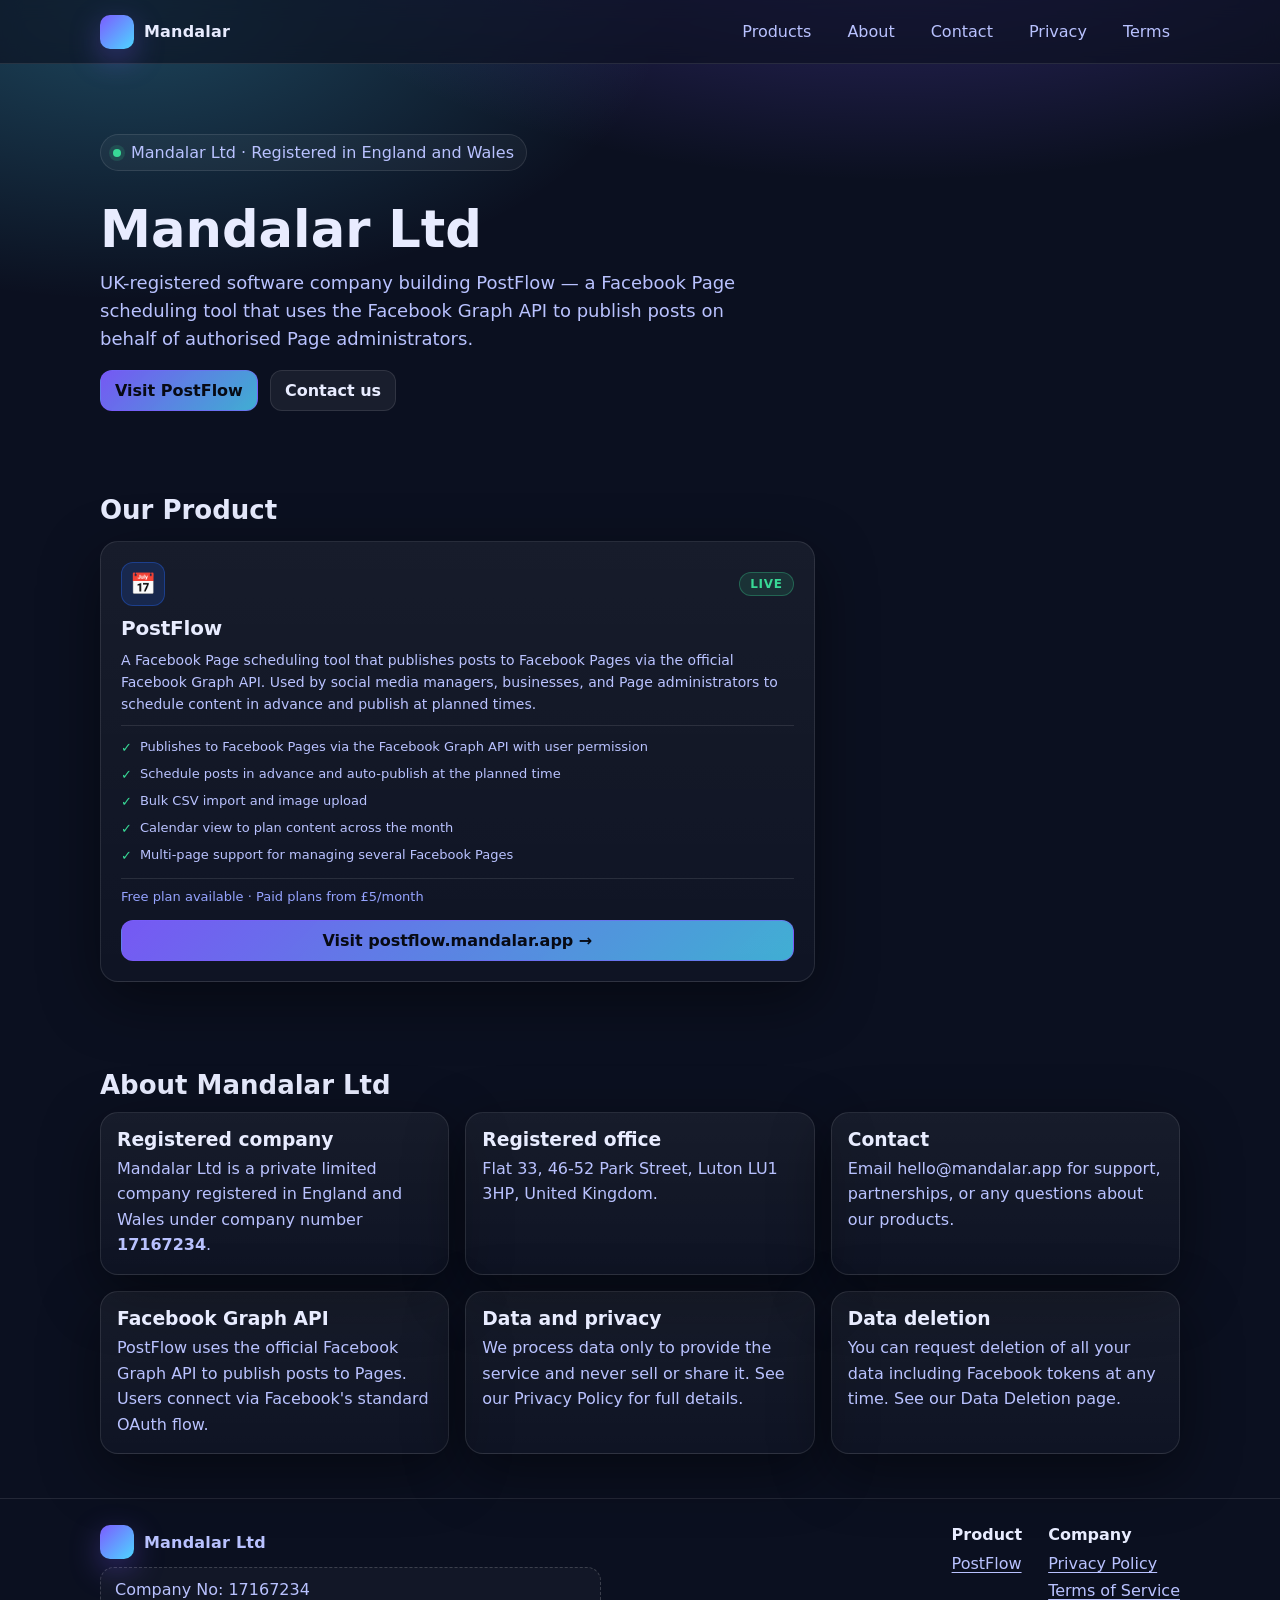
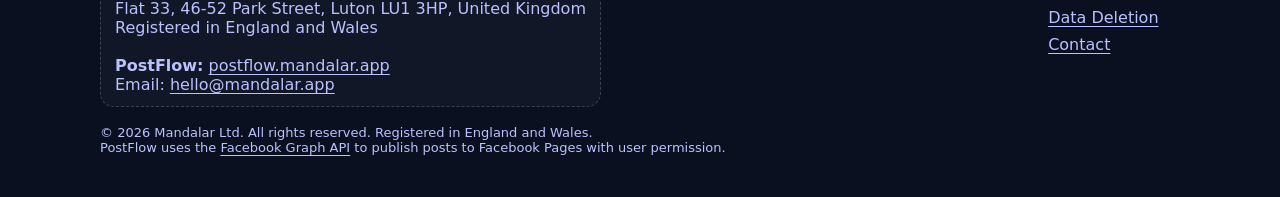
<file: index.html>
<!doctype html>
<html lang="en-GB">

<head>
  <meta charset="utf-8" />
  <meta name="viewport" content="width=device-width,initial-scale=1" />
  <title>Mandalar Ltd — UK Software Company</title>
  <meta name="description"
    content="Mandalar Ltd is a UK software company that builds PostFlow, a Facebook Page scheduling tool that uses the Facebook Graph API to publish posts on behalf of authorised Page admins.">
  <meta name="theme-color" content="#0b1020">
  <meta name="facebook-domain-verification" content="dx98on4h17cnfuv84pdl19yidbx3ws" />
  <link rel="icon" href="/favicon.svg" type="image/svg+xml">
  <link rel="stylesheet" href="/assets/styles.css" />
</head>

<body>

  <nav aria-label="Primary">
    <div class="container">
      <div class="nav-inner">
        <a class="brand" href="/">
          <span class="logo" aria-hidden="true"></span>
          <span>Mandalar</span>
        </a>

        <button class="nav-toggle" type="button" aria-label="Open menu" aria-controls="primary-menu"
          aria-expanded="false">
          <span class="sr-only">Menu</span>
          <span class="burger" aria-hidden="true"></span>
        </button>

        <div id="primary-menu" class="nav-links" data-drawer>
          <a href="#products">Products</a>
          <a href="#about">About</a>
          <a href="/contact.html">Contact</a>
          <a href="/privacy.html">Privacy</a>
          <a href="/terms.html">Terms</a>
        </div>
      </div>
    </div>
    <div class="nav-backdrop" data-backdrop hidden></div>
  </nav>

  <header class="hero">
    <div class="container">
      <div class="badge"><span class="dot" aria-hidden="true"></span><span>Mandalar Ltd · Registered in England and Wales</span></div>
      <div class="hero-grid hero-grid-single">
        <div>
          <h1>Mandalar Ltd</h1>
          <p class="lead">
            UK-registered software company building PostFlow — a Facebook Page scheduling tool that uses
            the Facebook Graph API to publish posts on behalf of authorised Page administrators.
          </p>
          <div class="cta">
            <a class="btn primary" href="https://postflow.mandalar.app" target="_blank" rel="noopener">Visit PostFlow</a>
            <a class="btn" href="/contact.html">Contact us</a>
          </div>
        </div>
      </div>
    </div>
  </header>

  <section class="section" id="products">
    <div class="container">
      <h2>Our Product</h2>

      <div class="apps-grid">
        <div class="app-card" style="grid-column: span 2; max-width: 720px; margin: 0 auto;">
          <div class="app-card-top">
            <div class="app-icon" style="background: rgba(37,99,235,0.18); border-color: rgba(37,99,235,0.4);">📅</div>
            <span class="app-badge badge-live">Live</span>
          </div>
          <div class="app-card-name">PostFlow</div>
          <div class="app-card-tagline">
            A Facebook Page scheduling tool that publishes posts to Facebook Pages via the official
            Facebook Graph API. Used by social media managers, businesses, and Page administrators
            to schedule content in advance and publish at planned times.
          </div>
          <ul class="app-card-features">
            <li>Publishes to Facebook Pages via the Facebook Graph API with user permission</li>
            <li>Schedule posts in advance and auto-publish at the planned time</li>
            <li>Bulk CSV import and image upload</li>
            <li>Calendar view to plan content across the month</li>
            <li>Multi-page support for managing several Facebook Pages</li>
          </ul>
          <div class="app-card-price">Free plan available · Paid plans from £5/month</div>
          <a href="https://postflow.mandalar.app" target="_blank" rel="noopener" class="btn primary"
            style="width:100%; justify-content:center; margin-top:6px;">
            Visit postflow.mandalar.app →
          </a>
        </div>
      </div>
    </div>
  </section>

  <section class="section" id="about">
    <div class="container">
      <h2>About Mandalar Ltd</h2>
      <div class="grid-3">
        <div class="card feature">
          <h3>Registered company</h3>
          <p>Mandalar Ltd is a private limited company registered in England and Wales under company number <strong>17167234</strong>.</p>
        </div>
        <div class="card feature">
          <h3>Registered office</h3>
          <p>Flat 33, 46-52 Park Street, Luton LU1 3HP, United Kingdom.</p>
        </div>
        <div class="card feature">
          <h3>Contact</h3>
          <p>Email <a href="mailto:hello@mandalar.app">hello@mandalar.app</a> for support, partnerships, or any questions about our products.</p>
        </div>
        <div class="card feature">
          <h3>Facebook Graph API</h3>
          <p>PostFlow uses the official <a href="https://developers.facebook.com/docs/graph-api" target="_blank" rel="noopener">Facebook Graph API</a> to publish posts to Pages. Users connect via Facebook's standard OAuth flow.</p>
        </div>
        <div class="card feature">
          <h3>Data and privacy</h3>
          <p>We process data only to provide the service and never sell or share it. See our <a href="/privacy.html">Privacy Policy</a> for full details.</p>
        </div>
        <div class="card feature">
          <h3>Data deletion</h3>
          <p>You can request deletion of all your data including Facebook tokens at any time. See our <a href="/data-deletion.html">Data Deletion page</a>.</p>
        </div>
      </div>
    </div>
  </section>

  <hr class="sep" />
  <footer class="footer">
    <div class="container">
      <div class="footer-top">
        <div>
          <div class="brand" style="margin-bottom:8px">
            <span class="logo" aria-hidden="true"></span>
            <span>Mandalar Ltd</span>
          </div>
          <div class="notice" style="max-width:520px">
            Company No: 17167234<br />
            Flat 33, 46-52 Park Street, Luton LU1 3HP, United Kingdom<br />
            Registered in England and Wales<br /><br />
            <strong>PostFlow:</strong> <a href="https://postflow.mandalar.app" rel="noopener">postflow.mandalar.app</a><br />
            Email: <a href="mailto:hello@mandalar.app">hello@mandalar.app</a>
          </div>
        </div>
        <div class="cols">
          <div>
            <h4>Product</h4>
            <ul>
              <li><a href="https://postflow.mandalar.app" rel="noopener">PostFlow</a></li>
            </ul>
          </div>
          <div>
            <h4>Company</h4>
            <ul>
              <li><a href="/privacy.html">Privacy Policy</a></li>
              <li><a href="/terms.html">Terms of Service</a></li>
              <li><a href="/data-deletion.html">Data Deletion</a></li>
              <li><a href="/contact.html">Contact</a></li>
            </ul>
          </div>
        </div>
      </div>
      <div style="margin-top:18px; font-size:13px">
        © 2026 Mandalar Ltd. All rights reserved. Registered in England and Wales.<br />
        PostFlow uses the <a href="https://developers.facebook.com/docs/graph-api" target="_blank" rel="noopener">Facebook Graph API</a> to publish posts to Facebook Pages with user permission.
      </div>
    </div>
  </footer>

  <div id="toast" class="toast" role="status" aria-live="polite"></div>
  <script src="/assets/main.js" defer></script>
</body>
</html>
</file>
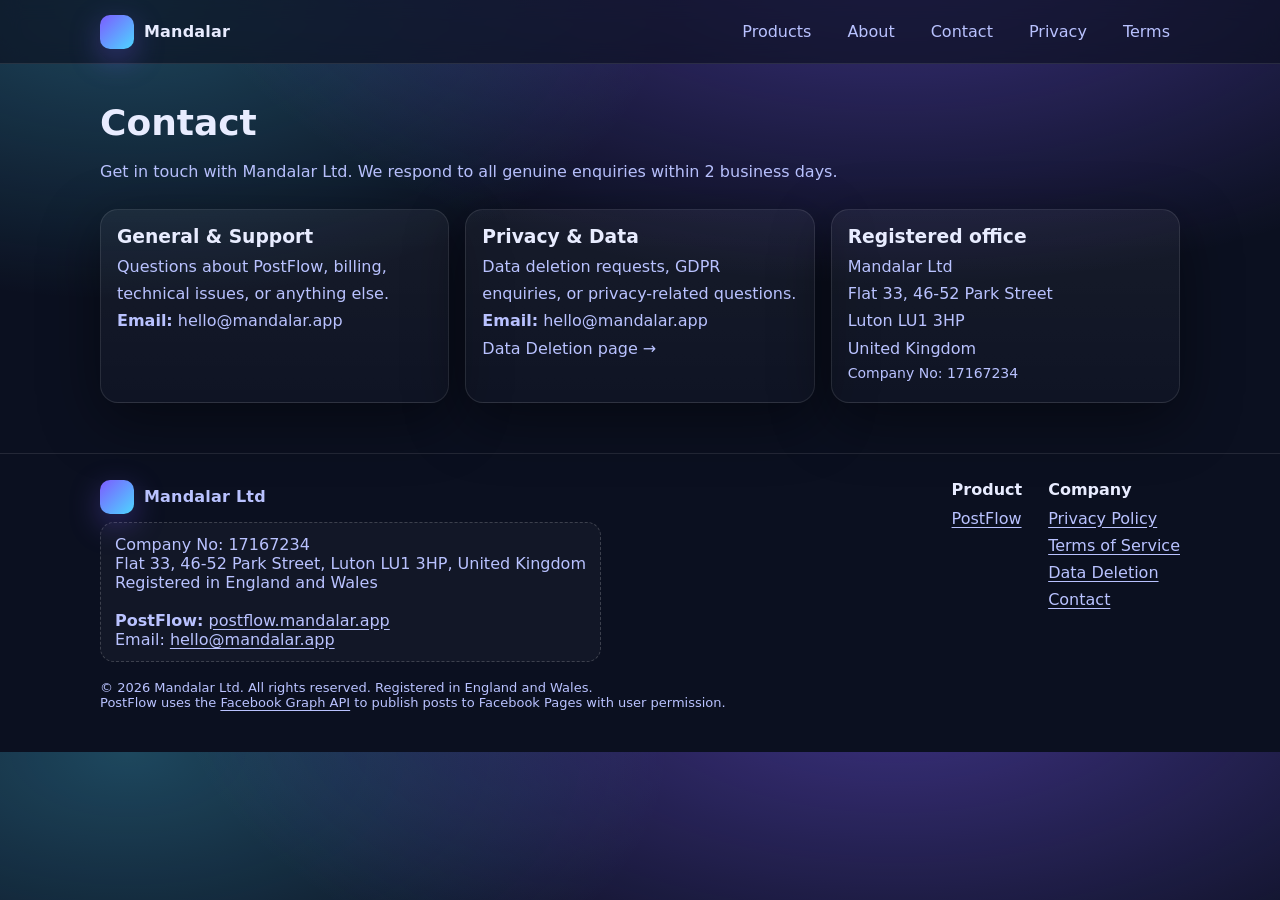
<file: contact.html>
<!doctype html>
<html lang="en-GB">
<head>
  <meta charset="utf-8" />
  <meta name="viewport" content="width=device-width,initial-scale=1" />
  <title>Contact — Mandalar Ltd</title>
  <meta name="description" content="Contact Mandalar Ltd, the UK software company behind PostFlow.">
  <meta name="theme-color" content="#0b1020">
  <link rel="icon" href="/favicon.svg" type="image/svg+xml">
  <link rel="stylesheet" href="/assets/styles.css" />
</head>
<body>
  <nav aria-label="Primary">
    <div class="container">
      <div class="nav-inner">
        <a class="brand" href="/">
          <span class="logo" aria-hidden="true"></span>
          <span>Mandalar</span>
        </a>
        <button class="nav-toggle" type="button" aria-label="Open menu" aria-controls="primary-menu" aria-expanded="false">
          <span class="sr-only">Menu</span>
          <span class="burger" aria-hidden="true"></span>
        </button>
        <div id="primary-menu" class="nav-links" data-drawer>
          <a href="/#products">Products</a>
          <a href="/#about">About</a>
          <a href="/contact.html">Contact</a>
          <a href="/privacy.html">Privacy</a>
          <a href="/terms.html">Terms</a>
        </div>
      </div>
    </div>
    <div class="nav-backdrop" data-backdrop hidden></div>
  </nav>

  <main class="page">
    <div class="container">
      <h1>Contact</h1>
      <p>Get in touch with Mandalar Ltd. We respond to all genuine enquiries within 2 business days.</p>

      <div class="grid-3" style="margin-top:24px">
        <div class="card feature">
          <h3>General &amp; Support</h3>
          <p>Questions about PostFlow, billing, technical issues, or anything else.</p>
          <p><strong>Email:</strong> <a href="mailto:hello@mandalar.app">hello@mandalar.app</a></p>
        </div>
        <div class="card feature">
          <h3>Privacy &amp; Data</h3>
          <p>Data deletion requests, GDPR enquiries, or privacy-related questions.</p>
          <p><strong>Email:</strong> <a href="mailto:hello@mandalar.app">hello@mandalar.app</a></p>
          <p><a href="/data-deletion.html">Data Deletion page →</a></p>
        </div>
        <div class="card feature">
          <h3>Registered office</h3>
          <p>Mandalar Ltd<br>
          Flat 33, 46-52 Park Street<br>
          Luton LU1 3HP<br>
          United Kingdom</p>
          <p class="small">Company No: 17167234</p>
        </div>
      </div>
    </div>
  </main>

  <hr class="sep" />
  <footer class="footer">
    <div class="container">
      <div class="footer-top">
        <div>
          <div class="brand" style="margin-bottom:8px">
            <span class="logo" aria-hidden="true"></span>
            <span>Mandalar Ltd</span>
          </div>
          <div class="notice" style="max-width:520px">
            Company No: 17167234<br />
            Flat 33, 46-52 Park Street, Luton LU1 3HP, United Kingdom<br />
            Registered in England and Wales<br /><br />
            <strong>PostFlow:</strong> <a href="https://postflow.mandalar.app" rel="noopener">postflow.mandalar.app</a><br />
            Email: <a href="mailto:hello@mandalar.app">hello@mandalar.app</a>
          </div>
        </div>
        <div class="cols">
          <div>
            <h4>Product</h4>
            <ul>
              <li><a href="https://postflow.mandalar.app" rel="noopener">PostFlow</a></li>
            </ul>
          </div>
          <div>
            <h4>Company</h4>
            <ul>
              <li><a href="/privacy.html">Privacy Policy</a></li>
              <li><a href="/terms.html">Terms of Service</a></li>
              <li><a href="/data-deletion.html">Data Deletion</a></li>
              <li><a href="/contact.html">Contact</a></li>
            </ul>
          </div>
        </div>
      </div>
      <div style="margin-top:18px; font-size:13px">
        © 2026 Mandalar Ltd. All rights reserved. Registered in England and Wales.<br />
        PostFlow uses the <a href="https://developers.facebook.com/docs/graph-api" target="_blank" rel="noopener">Facebook Graph API</a> to publish posts to Facebook Pages with user permission.
      </div>
    </div>
  </footer>

  <div id="toast" class="toast" role="status" aria-live="polite"></div>
  <script src="/assets/main.js" defer></script>
</body>
</html>
</file>
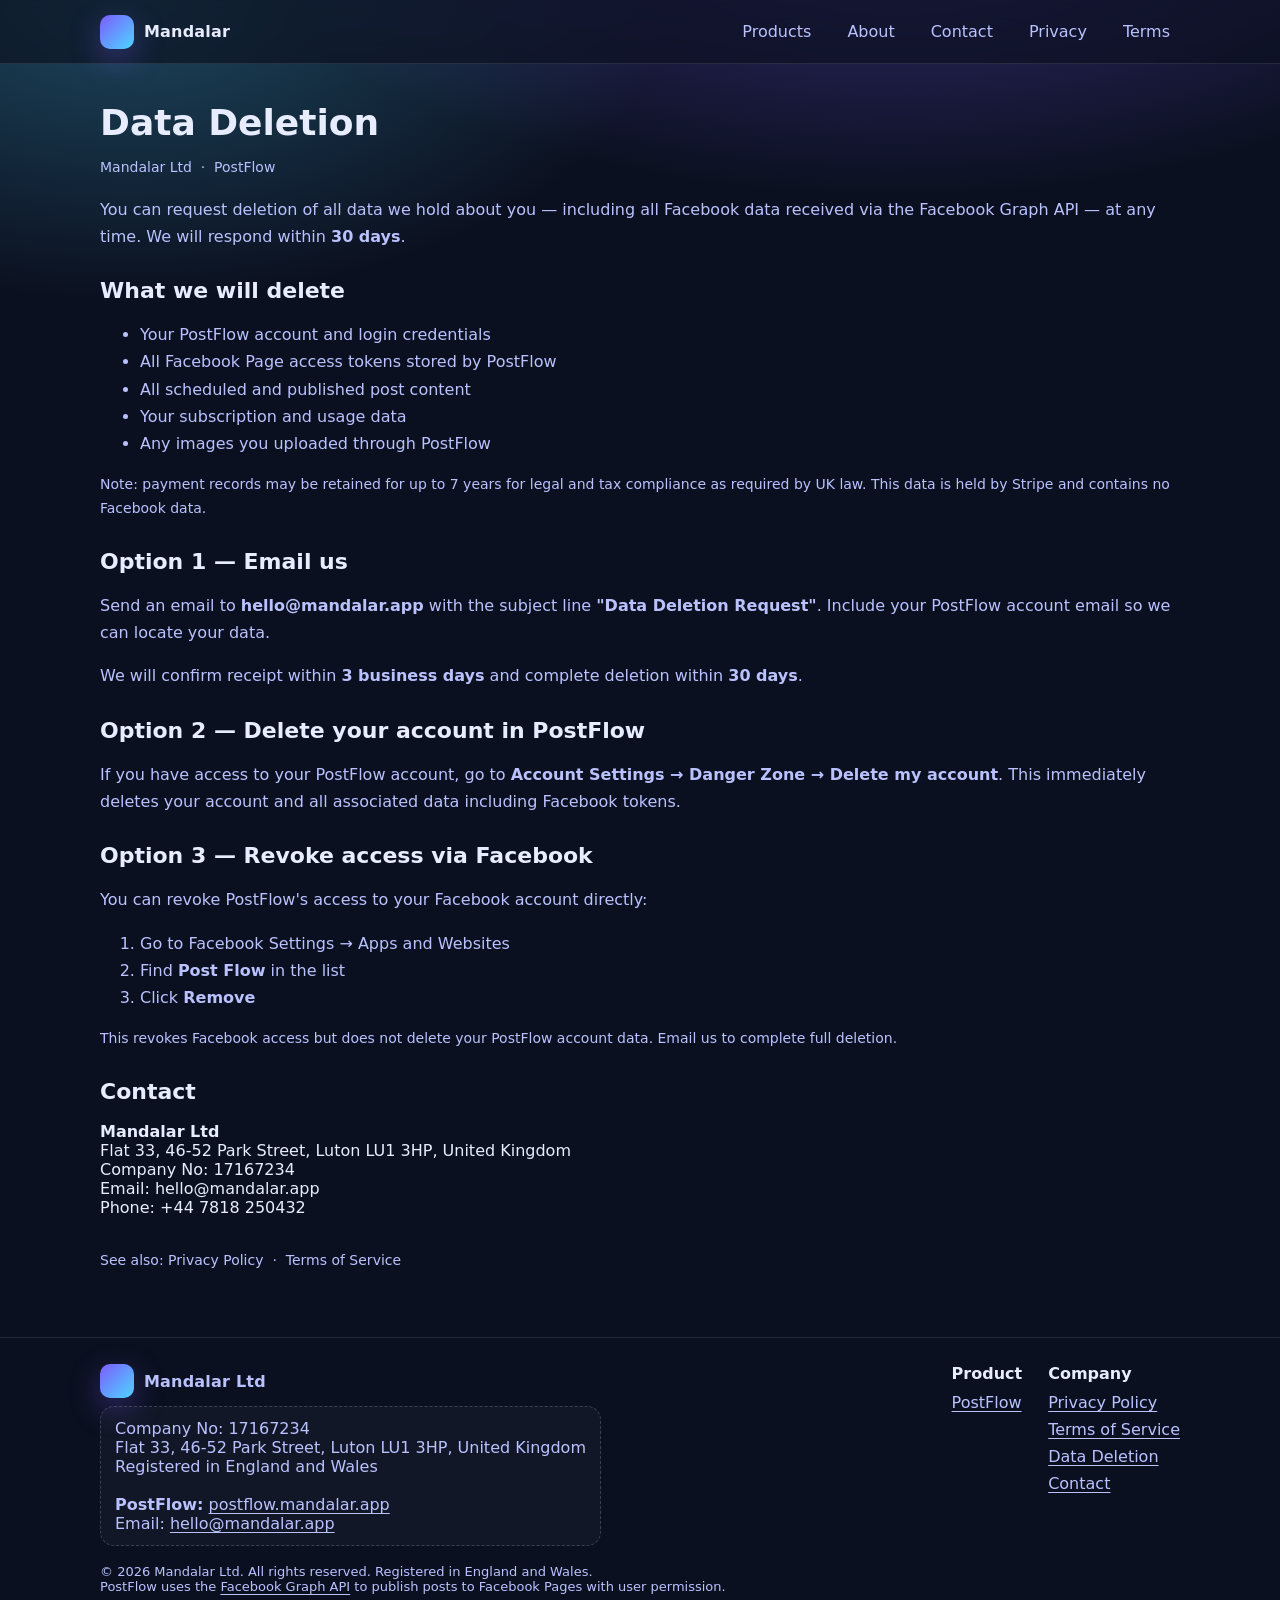
<file: data-deletion.html>
<!doctype html>
<html lang="en-GB">

<head>
  <meta charset="utf-8" />
  <meta name="viewport" content="width=device-width,initial-scale=1" />
  <title>Data Deletion — Mandalar Ltd</title>
  <meta name="description" content="Request deletion of your PostFlow data and all Facebook data received by Mandalar Ltd. We respond within 30 days.">
  <meta name="theme-color" content="#0b1020">
  <link rel="icon" href="/favicon.svg" type="image/svg+xml">
  <link rel="stylesheet" href="/assets/styles.css" />
</head>

<body>
  <nav aria-label="Primary">
    <div class="container">
      <div class="nav-inner">
        <a class="brand" href="/">
          <span class="logo" aria-hidden="true"></span>
          <span>Mandalar</span>
        </a>
        <button class="nav-toggle" type="button" aria-label="Open menu" aria-controls="primary-menu" aria-expanded="false">
          <span class="sr-only">Menu</span>
          <span class="burger" aria-hidden="true"></span>
        </button>
        <div id="primary-menu" class="nav-links" data-drawer>
          <a href="/#products">Products</a>
          <a href="/#about">About</a>
          <a href="/contact.html">Contact</a>
          <a href="/privacy.html">Privacy</a>
          <a href="/terms.html">Terms</a>
        </div>
      </div>
    </div>
    <div class="nav-backdrop" data-backdrop hidden></div>
  </nav>

  <main class="page">
    <div class="container">
      <h1>Data Deletion</h1>
      <p class="small">Mandalar Ltd &nbsp;·&nbsp; PostFlow</p>

      <p>You can request deletion of all data we hold about you — including all Facebook data received via the Facebook Graph API — at any time. We will respond within <strong>30 days</strong>.</p>

      <h2>What we will delete</h2>
      <ul>
        <li>Your PostFlow account and login credentials</li>
        <li>All Facebook Page access tokens stored by PostFlow</li>
        <li>All scheduled and published post content</li>
        <li>Your subscription and usage data</li>
        <li>Any images you uploaded through PostFlow</li>
      </ul>
      <p class="small">Note: payment records may be retained for up to 7 years for legal and tax compliance as required by UK law. This data is held by Stripe and contains no Facebook data.</p>

      <h2>Option 1 — Email us</h2>
      <p>Send an email to <a href="mailto:hello@mandalar.app?subject=Data Deletion Request&body=Please delete all data associated with my PostFlow account. My registered email is: [YOUR EMAIL]"><strong>hello@mandalar.app</strong></a> with the subject line <strong>"Data Deletion Request"</strong>. Include your PostFlow account email so we can locate your data.</p>
      <p>We will confirm receipt within <strong>3 business days</strong> and complete deletion within <strong>30 days</strong>.</p>

      <h2>Option 2 — Delete your account in PostFlow</h2>
      <p>If you have access to your PostFlow account, go to <a href="https://postflow.mandalar.app/settings" rel="noopener"><strong>Account Settings → Danger Zone → Delete my account</strong></a>. This immediately deletes your account and all associated data including Facebook tokens.</p>

      <h2>Option 3 — Revoke access via Facebook</h2>
      <p>You can revoke PostFlow's access to your Facebook account directly:</p>
      <ol>
        <li>Go to <a href="https://www.facebook.com/settings?tab=applications" target="_blank" rel="noopener">Facebook Settings → Apps and Websites</a></li>
        <li>Find <strong>Post Flow</strong> in the list</li>
        <li>Click <strong>Remove</strong></li>
      </ol>
      <p class="small">This revokes Facebook access but does not delete your PostFlow account data. Email us to complete full deletion.</p>

      <h2>Contact</h2>
      <address style="font-style:normal;">
        <strong>Mandalar Ltd</strong><br>
        Flat 33, 46-52 Park Street, Luton LU1 3HP, United Kingdom<br>
        Company No: 17167234<br>
        Email: <a href="mailto:hello@mandalar.app">hello@mandalar.app</a><br>
        Phone: +44 7818 250432
      </address>

      <p class="small" style="margin-top:32px;">
        See also: <a href="/privacy.html">Privacy Policy</a> &nbsp;·&nbsp; <a href="/terms.html">Terms of Service</a>
      </p>
    </div>
  </main>

  <hr class="sep" />
  <footer class="footer">
    <div class="container">
      <div class="footer-top">
        <div>
          <div class="brand" style="margin-bottom:8px">
            <span class="logo" aria-hidden="true"></span>
            <span>Mandalar Ltd</span>
          </div>
          <div class="notice" style="max-width:520px">
            Company No: 17167234<br />
            Flat 33, 46-52 Park Street, Luton LU1 3HP, United Kingdom<br />
            Registered in England and Wales<br /><br />
            <strong>PostFlow:</strong> <a href="https://postflow.mandalar.app" rel="noopener">postflow.mandalar.app</a><br />
            Email: <a href="mailto:hello@mandalar.app">hello@mandalar.app</a>
          </div>
        </div>
        <div class="cols">
          <div>
            <h4>Product</h4>
            <ul>
              <li><a href="https://postflow.mandalar.app" rel="noopener">PostFlow</a></li>
            </ul>
          </div>
          <div>
            <h4>Company</h4>
            <ul>
              <li><a href="/privacy.html">Privacy Policy</a></li>
              <li><a href="/terms.html">Terms of Service</a></li>
              <li><a href="/data-deletion.html">Data Deletion</a></li>
              <li><a href="/contact.html">Contact</a></li>
            </ul>
          </div>
        </div>
      </div>
      <div style="margin-top:18px; font-size:13px">
        © 2026 Mandalar Ltd. All rights reserved. Registered in England and Wales.<br />
        PostFlow uses the <a href="https://developers.facebook.com/docs/graph-api" target="_blank" rel="noopener">Facebook Graph API</a> to publish posts to Facebook Pages with user permission.
      </div>
    </div>
  </footer>

  <div id="toast" class="toast" role="status" aria-live="polite"></div>
  <script src="/assets/main.js" defer></script>
</body>
</html>
</file>
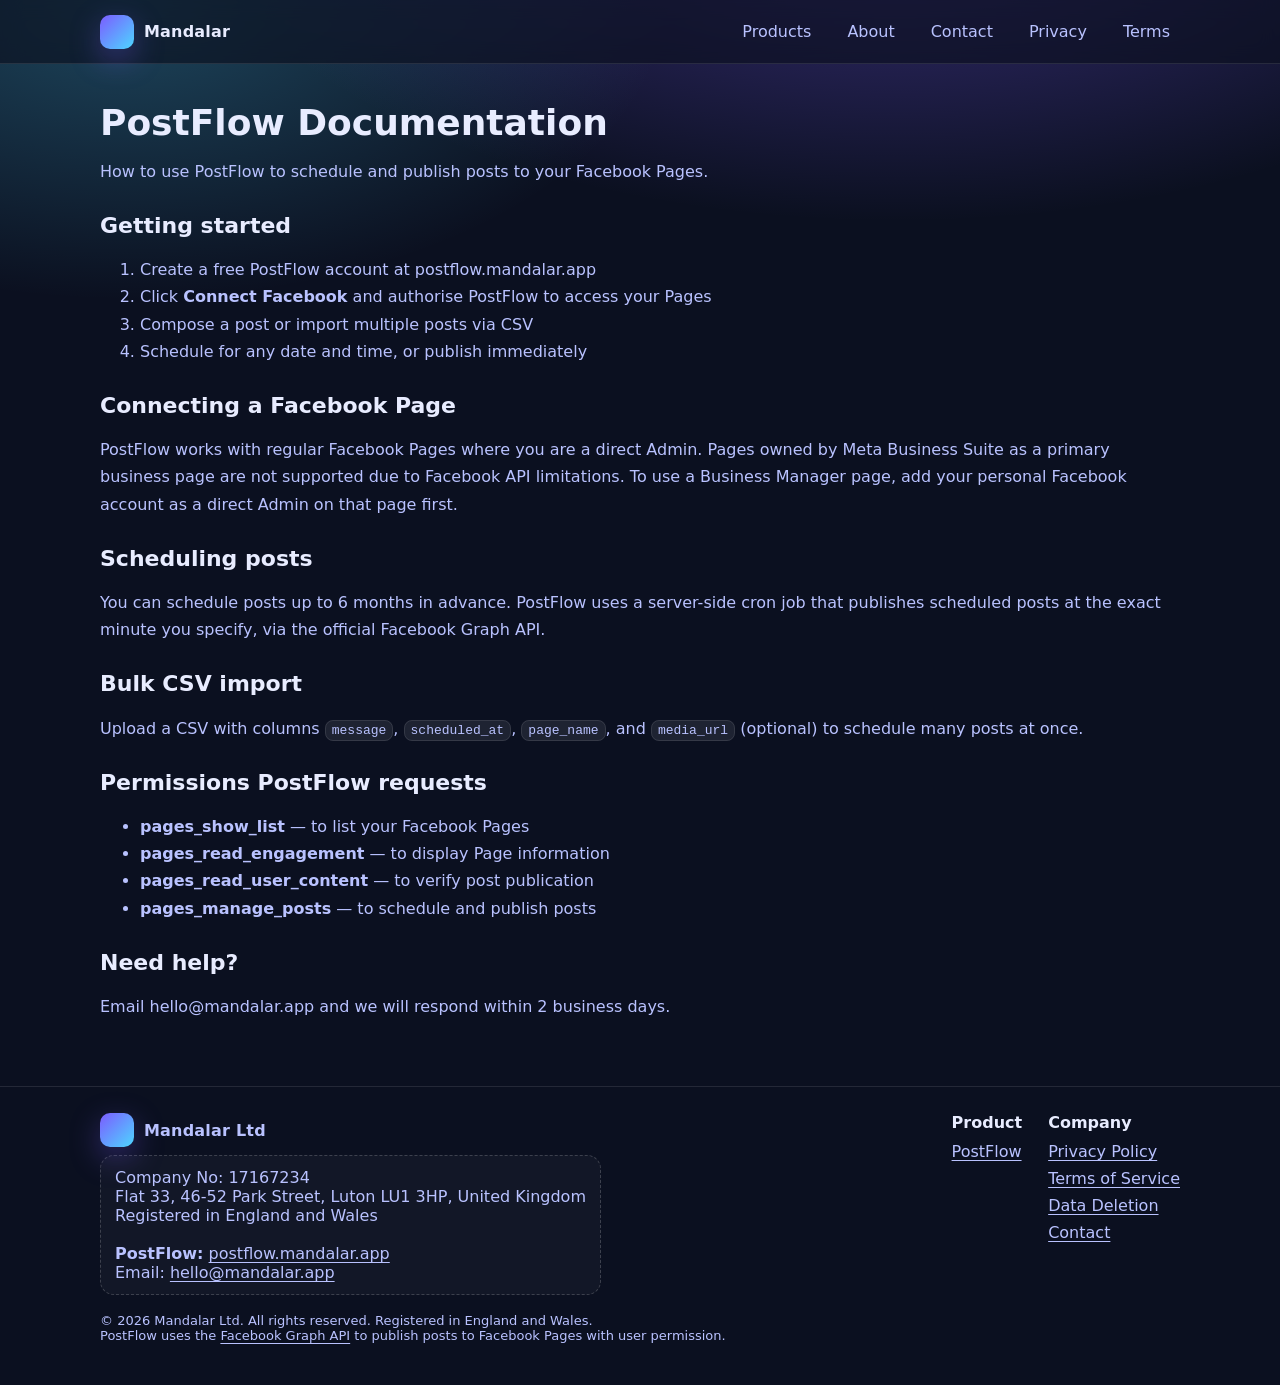
<file: docs.html>
<!doctype html>
<html lang="en-GB">
<head>
  <meta charset="utf-8" />
  <meta name="viewport" content="width=device-width,initial-scale=1" />
  <title>PostFlow Documentation — Mandalar Ltd</title>
  <meta name="description" content="How to use PostFlow to schedule and publish posts to Facebook Pages.">
  <meta name="theme-color" content="#0b1020">
  <link rel="icon" href="/favicon.svg" type="image/svg+xml">
  <link rel="stylesheet" href="/assets/styles.css" />
</head>
<body>
  <nav aria-label="Primary">
    <div class="container">
      <div class="nav-inner">
        <a class="brand" href="/">
          <span class="logo" aria-hidden="true"></span>
          <span>Mandalar</span>
        </a>
        <button class="nav-toggle" type="button" aria-label="Open menu" aria-controls="primary-menu" aria-expanded="false">
          <span class="sr-only">Menu</span>
          <span class="burger" aria-hidden="true"></span>
        </button>
        <div id="primary-menu" class="nav-links" data-drawer>
          <a href="/#products">Products</a>
          <a href="/#about">About</a>
          <a href="/contact.html">Contact</a>
          <a href="/privacy.html">Privacy</a>
          <a href="/terms.html">Terms</a>
        </div>
      </div>
    </div>
    <div class="nav-backdrop" data-backdrop hidden></div>
  </nav>

  <main class="page">
    <div class="container">
      <h1>PostFlow Documentation</h1>
      <p>How to use PostFlow to schedule and publish posts to your Facebook Pages.</p>

      <h2>Getting started</h2>
      <ol>
        <li>Create a free PostFlow account at <a href="https://postflow.mandalar.app" rel="noopener">postflow.mandalar.app</a></li>
        <li>Click <strong>Connect Facebook</strong> and authorise PostFlow to access your Pages</li>
        <li>Compose a post or import multiple posts via CSV</li>
        <li>Schedule for any date and time, or publish immediately</li>
      </ol>

      <h2>Connecting a Facebook Page</h2>
      <p>PostFlow works with regular Facebook Pages where you are a direct Admin. Pages owned by Meta Business Suite as a primary business page are not supported due to Facebook API limitations. To use a Business Manager page, add your personal Facebook account as a direct Admin on that page first.</p>

      <h2>Scheduling posts</h2>
      <p>You can schedule posts up to 6 months in advance. PostFlow uses a server-side cron job that publishes scheduled posts at the exact minute you specify, via the official Facebook Graph API.</p>

      <h2>Bulk CSV import</h2>
      <p>Upload a CSV with columns <code>message</code>, <code>scheduled_at</code>, <code>page_name</code>, and <code>media_url</code> (optional) to schedule many posts at once.</p>

      <h2>Permissions PostFlow requests</h2>
      <ul>
        <li><strong>pages_show_list</strong> — to list your Facebook Pages</li>
        <li><strong>pages_read_engagement</strong> — to display Page information</li>
        <li><strong>pages_read_user_content</strong> — to verify post publication</li>
        <li><strong>pages_manage_posts</strong> — to schedule and publish posts</li>
      </ul>

      <h2>Need help?</h2>
      <p>Email <a href="mailto:hello@mandalar.app">hello@mandalar.app</a> and we will respond within 2 business days.</p>
    </div>
  </main>

  <hr class="sep" />
  <footer class="footer">
    <div class="container">
      <div class="footer-top">
        <div>
          <div class="brand" style="margin-bottom:8px">
            <span class="logo" aria-hidden="true"></span>
            <span>Mandalar Ltd</span>
          </div>
          <div class="notice" style="max-width:520px">
            Company No: 17167234<br />
            Flat 33, 46-52 Park Street, Luton LU1 3HP, United Kingdom<br />
            Registered in England and Wales<br /><br />
            <strong>PostFlow:</strong> <a href="https://postflow.mandalar.app" rel="noopener">postflow.mandalar.app</a><br />
            Email: <a href="mailto:hello@mandalar.app">hello@mandalar.app</a>
          </div>
        </div>
        <div class="cols">
          <div>
            <h4>Product</h4>
            <ul>
              <li><a href="https://postflow.mandalar.app" rel="noopener">PostFlow</a></li>
            </ul>
          </div>
          <div>
            <h4>Company</h4>
            <ul>
              <li><a href="/privacy.html">Privacy Policy</a></li>
              <li><a href="/terms.html">Terms of Service</a></li>
              <li><a href="/data-deletion.html">Data Deletion</a></li>
              <li><a href="/contact.html">Contact</a></li>
            </ul>
          </div>
        </div>
      </div>
      <div style="margin-top:18px; font-size:13px">
        © 2026 Mandalar Ltd. All rights reserved. Registered in England and Wales.<br />
        PostFlow uses the <a href="https://developers.facebook.com/docs/graph-api" target="_blank" rel="noopener">Facebook Graph API</a> to publish posts to Facebook Pages with user permission.
      </div>
    </div>
  </footer>

  <div id="toast" class="toast" role="status" aria-live="polite"></div>
  <script src="/assets/main.js" defer></script>
</body>
</html>
</file>
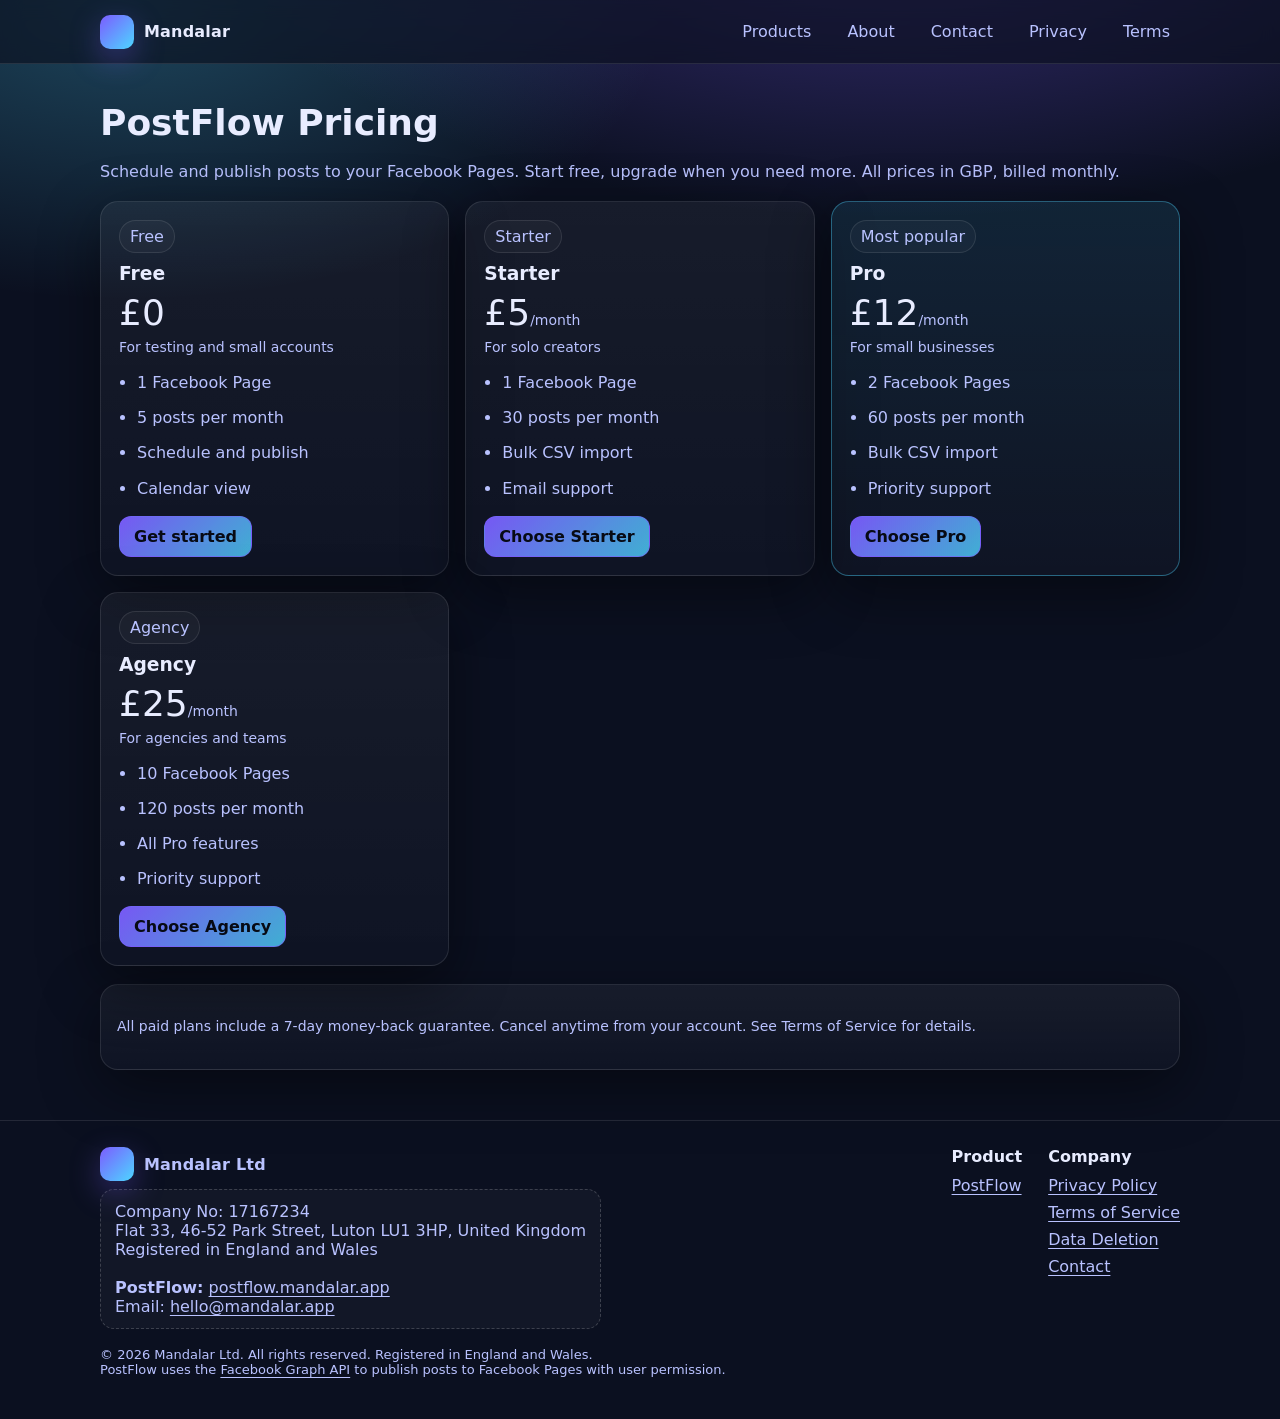
<file: pricing.html>
<!doctype html>
<html lang="en-GB">
<head>
  <meta charset="utf-8" />
  <meta name="viewport" content="width=device-width,initial-scale=1" />
  <title>PostFlow Pricing — Mandalar Ltd</title>
  <meta name="description" content="PostFlow pricing plans from Mandalar Ltd. Free tier available, paid plans from £5/month.">
  <meta name="theme-color" content="#0b1020">
  <link rel="icon" href="/favicon.svg" type="image/svg+xml">
  <link rel="stylesheet" href="/assets/styles.css" />
</head>
<body>
  <nav aria-label="Primary">
    <div class="container">
      <div class="nav-inner">
        <a class="brand" href="/">
          <span class="logo" aria-hidden="true"></span>
          <span>Mandalar</span>
        </a>
        <button class="nav-toggle" type="button" aria-label="Open menu" aria-controls="primary-menu" aria-expanded="false">
          <span class="sr-only">Menu</span>
          <span class="burger" aria-hidden="true"></span>
        </button>
        <div id="primary-menu" class="nav-links" data-drawer>
          <a href="/#products">Products</a>
          <a href="/#about">About</a>
          <a href="/contact.html">Contact</a>
          <a href="/privacy.html">Privacy</a>
          <a href="/terms.html">Terms</a>
        </div>
      </div>
    </div>
    <div class="nav-backdrop" data-backdrop hidden></div>
  </nav>

  <main class="page">
    <div class="container">
      <h1>PostFlow Pricing</h1>
      <p>Schedule and publish posts to your Facebook Pages. Start free, upgrade when you need more. All prices in GBP, billed monthly.</p>

      <div class="pricing" style="margin-top:16px">
        <div class="card plan">
          <span class="tag">Free</span>
          <h3>Free</h3>
          <div class="price">£0</div>
          <div class="small">For testing and small accounts</div>
          <ul>
            <li>1 Facebook Page</li>
            <li>5 posts per month</li>
            <li>Schedule and publish</li>
            <li>Calendar view</li>
          </ul>
          <div class="cta" style="margin-top:14px">
            <a class="btn primary" href="https://postflow.mandalar.app" target="_blank" rel="noopener">Get started</a>
          </div>
        </div>

        <div class="card plan">
          <span class="tag">Starter</span>
          <h3>Starter</h3>
          <div class="price">£5<span class="small">/month</span></div>
          <div class="small">For solo creators</div>
          <ul>
            <li>1 Facebook Page</li>
            <li>30 posts per month</li>
            <li>Bulk CSV import</li>
            <li>Email support</li>
          </ul>
          <div class="cta" style="margin-top:14px">
            <a class="btn primary" href="https://postflow.mandalar.app" target="_blank" rel="noopener">Choose Starter</a>
          </div>
        </div>

        <div class="card plan highlight">
          <span class="tag">Most popular</span>
          <h3>Pro</h3>
          <div class="price">£12<span class="small">/month</span></div>
          <div class="small">For small businesses</div>
          <ul>
            <li>2 Facebook Pages</li>
            <li>60 posts per month</li>
            <li>Bulk CSV import</li>
            <li>Priority support</li>
          </ul>
          <div class="cta" style="margin-top:14px">
            <a class="btn primary" href="https://postflow.mandalar.app" target="_blank" rel="noopener">Choose Pro</a>
          </div>
        </div>

        <div class="card plan">
          <span class="tag">Agency</span>
          <h3>Agency</h3>
          <div class="price">£25<span class="small">/month</span></div>
          <div class="small">For agencies and teams</div>
          <ul>
            <li>10 Facebook Pages</li>
            <li>120 posts per month</li>
            <li>All Pro features</li>
            <li>Priority support</li>
          </ul>
          <div class="cta" style="margin-top:14px">
            <a class="btn primary" href="https://postflow.mandalar.app" target="_blank" rel="noopener">Choose Agency</a>
          </div>
        </div>
      </div>

      <div class="card mini" style="margin-top:18px">
        <p class="small">All paid plans include a 7-day money-back guarantee. Cancel anytime from your account. See <a href="/terms.html">Terms of Service</a> for details.</p>
      </div>
    </div>
  </main>

  <hr class="sep" />
  <footer class="footer">
    <div class="container">
      <div class="footer-top">
        <div>
          <div class="brand" style="margin-bottom:8px">
            <span class="logo" aria-hidden="true"></span>
            <span>Mandalar Ltd</span>
          </div>
          <div class="notice" style="max-width:520px">
            Company No: 17167234<br />
            Flat 33, 46-52 Park Street, Luton LU1 3HP, United Kingdom<br />
            Registered in England and Wales<br /><br />
            <strong>PostFlow:</strong> <a href="https://postflow.mandalar.app" rel="noopener">postflow.mandalar.app</a><br />
            Email: <a href="mailto:hello@mandalar.app">hello@mandalar.app</a>
          </div>
        </div>
        <div class="cols">
          <div>
            <h4>Product</h4>
            <ul>
              <li><a href="https://postflow.mandalar.app" rel="noopener">PostFlow</a></li>
            </ul>
          </div>
          <div>
            <h4>Company</h4>
            <ul>
              <li><a href="/privacy.html">Privacy Policy</a></li>
              <li><a href="/terms.html">Terms of Service</a></li>
              <li><a href="/data-deletion.html">Data Deletion</a></li>
              <li><a href="/contact.html">Contact</a></li>
            </ul>
          </div>
        </div>
      </div>
      <div style="margin-top:18px; font-size:13px">
        © 2026 Mandalar Ltd. All rights reserved. Registered in England and Wales.<br />
        PostFlow uses the <a href="https://developers.facebook.com/docs/graph-api" target="_blank" rel="noopener">Facebook Graph API</a> to publish posts to Facebook Pages with user permission.
      </div>
    </div>
  </footer>

  <div id="toast" class="toast" role="status" aria-live="polite"></div>
  <script src="/assets/main.js" defer></script>
</body>
</html>
</file>
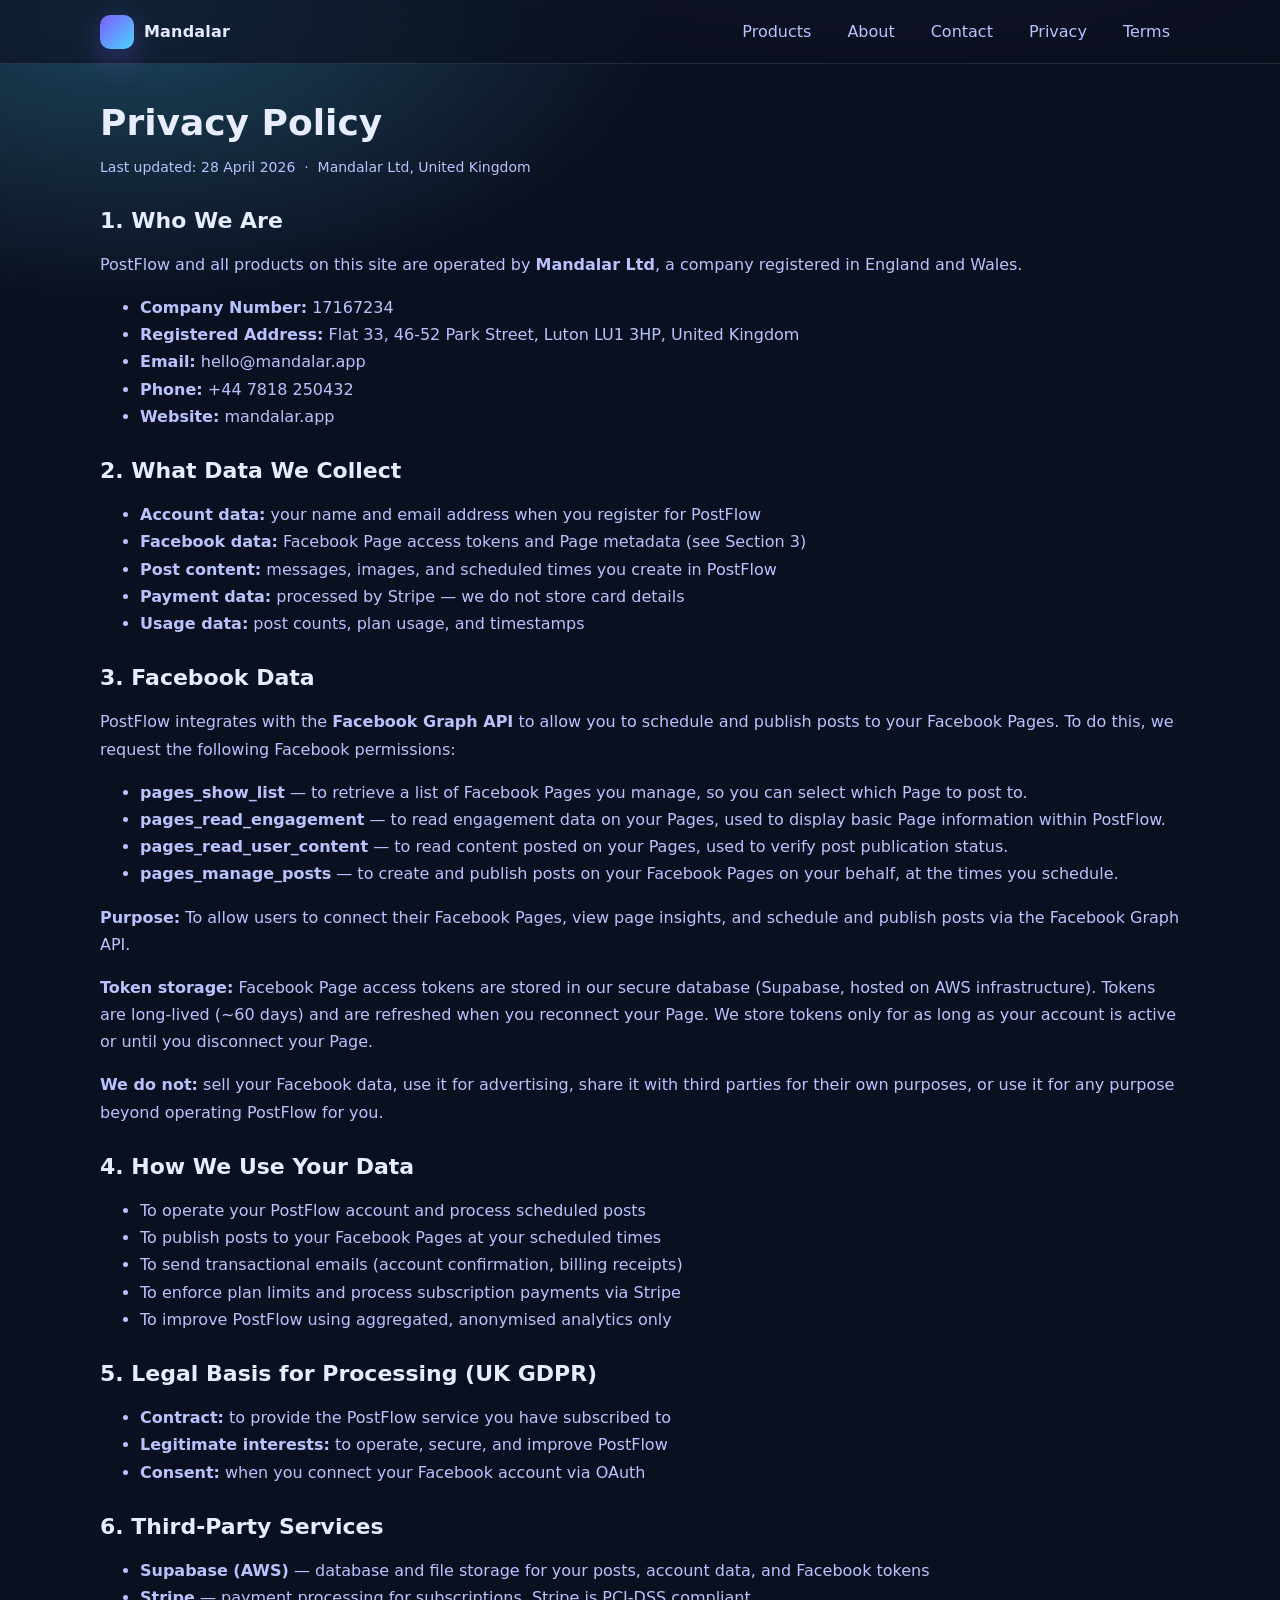
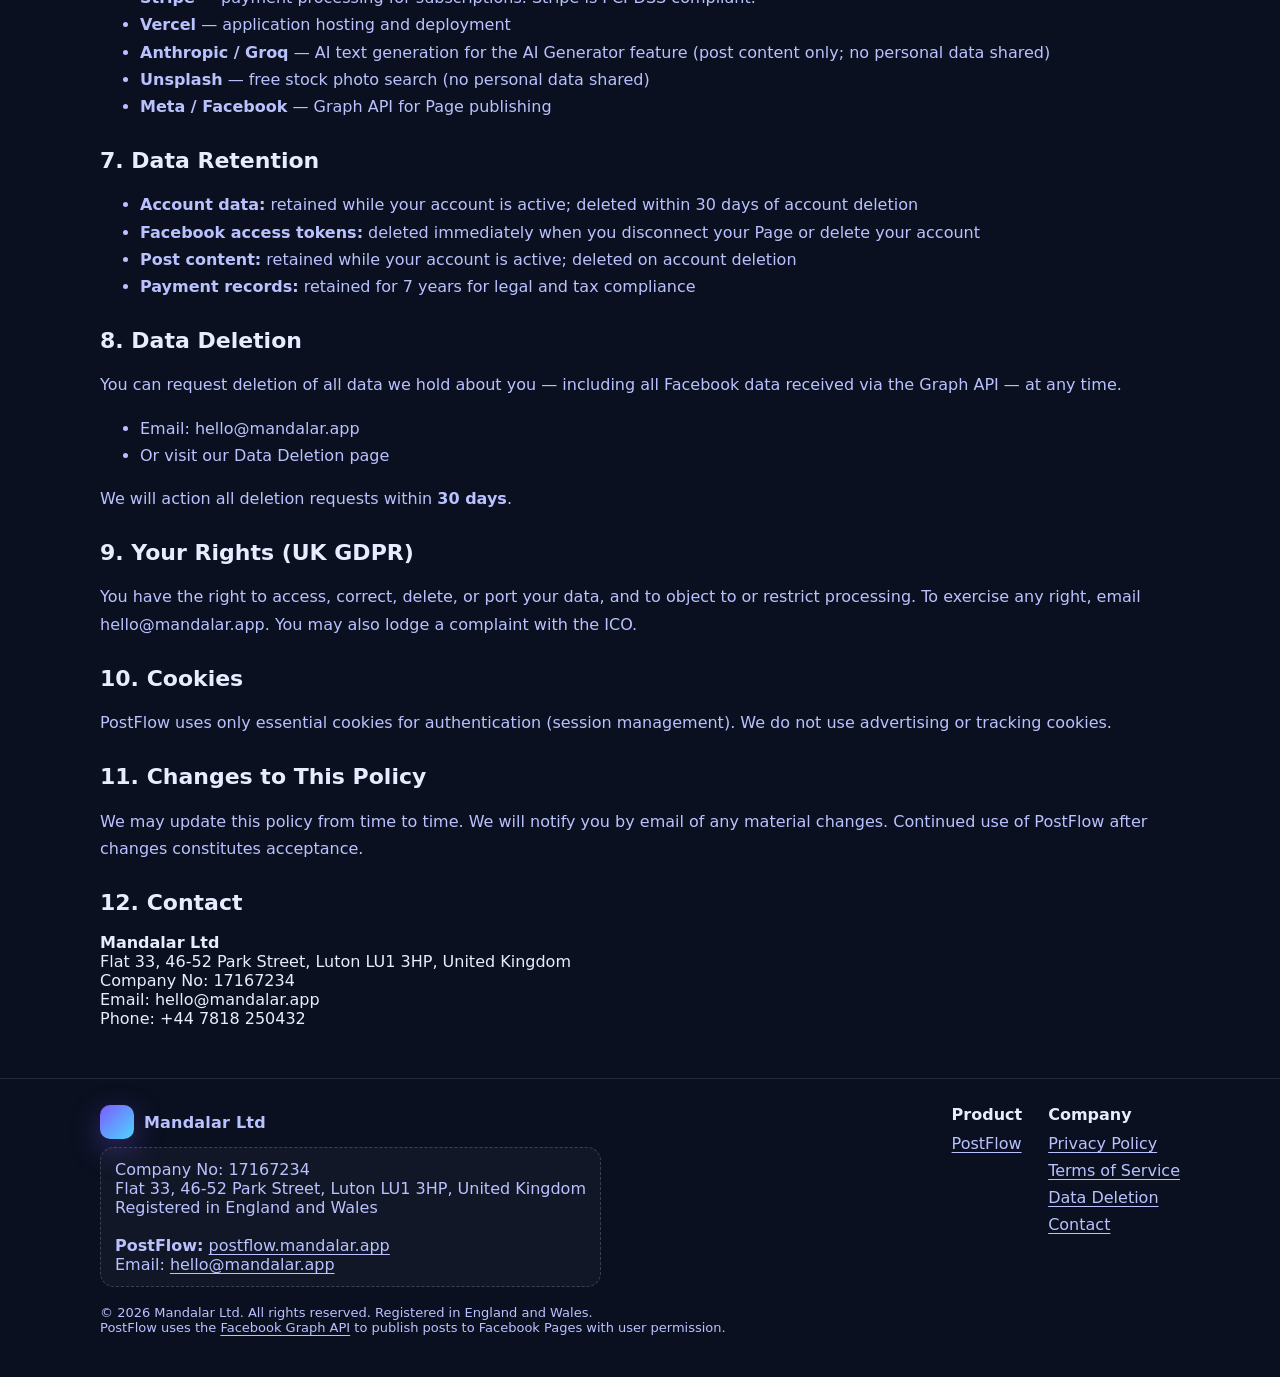
<file: privacy.html>
<!doctype html>
<html lang="en-GB">

<head>
  <meta charset="utf-8" />
  <meta name="viewport" content="width=device-width,initial-scale=1" />
  <title>Privacy Policy — Mandalar Ltd</title>
  <meta name="description" content="Privacy Policy for PostFlow and all Mandalar Ltd products. Includes Facebook data usage, token storage, and your rights under UK GDPR.">
  <meta name="theme-color" content="#0b1020">
  <link rel="icon" href="/favicon.svg" type="image/svg+xml">
  <link rel="stylesheet" href="/assets/styles.css" />
</head>

<body>
  <nav aria-label="Primary">
    <div class="container">
      <div class="nav-inner">
        <a class="brand" href="/">
          <span class="logo" aria-hidden="true"></span>
          <span>Mandalar</span>
        </a>
        <button class="nav-toggle" type="button" aria-label="Open menu" aria-controls="primary-menu" aria-expanded="false">
          <span class="sr-only">Menu</span>
          <span class="burger" aria-hidden="true"></span>
        </button>
        <div id="primary-menu" class="nav-links" data-drawer>
          <a href="/#products">Products</a>
          <a href="/#about">About</a>
          <a href="/contact.html">Contact</a>
          <a href="/privacy.html">Privacy</a>
          <a href="/terms.html">Terms</a>
        </div>
      </div>
    </div>
    <div class="nav-backdrop" data-backdrop hidden></div>
  </nav>

  <main class="page">
    <div class="container">
      <h1>Privacy Policy</h1>
      <p class="small">Last updated: 28 April 2026 &nbsp;·&nbsp; Mandalar Ltd, United Kingdom</p>

      <h2>1. Who We Are</h2>
      <p>PostFlow and all products on this site are operated by <strong>Mandalar Ltd</strong>, a company registered in England and Wales.</p>
      <ul>
        <li><strong>Company Number:</strong> 17167234</li>
        <li><strong>Registered Address:</strong> Flat 33, 46-52 Park Street, Luton LU1 3HP, United Kingdom</li>
        <li><strong>Email:</strong> <a href="mailto:hello@mandalar.app">hello@mandalar.app</a></li>
        <li><strong>Phone:</strong> +44 7818 250432</li>
        <li><strong>Website:</strong> <a href="https://mandalar.app">mandalar.app</a></li>
      </ul>

      <h2>2. What Data We Collect</h2>
      <ul>
        <li><strong>Account data:</strong> your name and email address when you register for PostFlow</li>
        <li><strong>Facebook data:</strong> Facebook Page access tokens and Page metadata (see Section 3)</li>
        <li><strong>Post content:</strong> messages, images, and scheduled times you create in PostFlow</li>
        <li><strong>Payment data:</strong> processed by Stripe — we do not store card details</li>
        <li><strong>Usage data:</strong> post counts, plan usage, and timestamps</li>
      </ul>

      <h2>3. Facebook Data</h2>
      <p>PostFlow integrates with the <strong>Facebook Graph API</strong> to allow you to schedule and publish posts to your Facebook Pages. To do this, we request the following Facebook permissions:</p>
      <ul>
        <li><strong>pages_show_list</strong> — to retrieve a list of Facebook Pages you manage, so you can select which Page to post to.</li>
        <li><strong>pages_read_engagement</strong> — to read engagement data on your Pages, used to display basic Page information within PostFlow.</li>
        <li><strong>pages_read_user_content</strong> — to read content posted on your Pages, used to verify post publication status.</li>
        <li><strong>pages_manage_posts</strong> — to create and publish posts on your Facebook Pages on your behalf, at the times you schedule.</li>
      </ul>
      <p><strong>Purpose:</strong> To allow users to connect their Facebook Pages, view page insights, and schedule and publish posts via the Facebook Graph API.</p>
      <p><strong>Token storage:</strong> Facebook Page access tokens are stored in our secure database (Supabase, hosted on AWS infrastructure). Tokens are long-lived (~60 days) and are refreshed when you reconnect your Page. We store tokens only for as long as your account is active or until you disconnect your Page.</p>
      <p><strong>We do not:</strong> sell your Facebook data, use it for advertising, share it with third parties for their own purposes, or use it for any purpose beyond operating PostFlow for you.</p>

      <h2>4. How We Use Your Data</h2>
      <ul>
        <li>To operate your PostFlow account and process scheduled posts</li>
        <li>To publish posts to your Facebook Pages at your scheduled times</li>
        <li>To send transactional emails (account confirmation, billing receipts)</li>
        <li>To enforce plan limits and process subscription payments via Stripe</li>
        <li>To improve PostFlow using aggregated, anonymised analytics only</li>
      </ul>

      <h2>5. Legal Basis for Processing (UK GDPR)</h2>
      <ul>
        <li><strong>Contract:</strong> to provide the PostFlow service you have subscribed to</li>
        <li><strong>Legitimate interests:</strong> to operate, secure, and improve PostFlow</li>
        <li><strong>Consent:</strong> when you connect your Facebook account via OAuth</li>
      </ul>

      <h2>6. Third-Party Services</h2>
      <ul>
        <li><strong>Supabase (AWS)</strong> — database and file storage for your posts, account data, and Facebook tokens</li>
        <li><strong>Stripe</strong> — payment processing for subscriptions. Stripe is PCI-DSS compliant.</li>
        <li><strong>Vercel</strong> — application hosting and deployment</li>
        <li><strong>Anthropic / Groq</strong> — AI text generation for the AI Generator feature (post content only; no personal data shared)</li>
        <li><strong>Unsplash</strong> — free stock photo search (no personal data shared)</li>
        <li><strong>Meta / Facebook</strong> — Graph API for Page publishing</li>
      </ul>

      <h2>7. Data Retention</h2>
      <ul>
        <li><strong>Account data:</strong> retained while your account is active; deleted within 30 days of account deletion</li>
        <li><strong>Facebook access tokens:</strong> deleted immediately when you disconnect your Page or delete your account</li>
        <li><strong>Post content:</strong> retained while your account is active; deleted on account deletion</li>
        <li><strong>Payment records:</strong> retained for 7 years for legal and tax compliance</li>
      </ul>

      <h2>8. Data Deletion</h2>
      <p>You can request deletion of all data we hold about you — including all Facebook data received via the Graph API — at any time.</p>
      <ul>
        <li>Email: <a href="mailto:hello@mandalar.app">hello@mandalar.app</a></li>
        <li>Or visit our <a href="/data-deletion.html">Data Deletion page</a></li>
      </ul>
      <p>We will action all deletion requests within <strong>30 days</strong>.</p>

      <h2>9. Your Rights (UK GDPR)</h2>
      <p>You have the right to access, correct, delete, or port your data, and to object to or restrict processing. To exercise any right, email <a href="mailto:hello@mandalar.app">hello@mandalar.app</a>. You may also lodge a complaint with the <a href="https://ico.org.uk" target="_blank" rel="noopener">ICO</a>.</p>

      <h2>10. Cookies</h2>
      <p>PostFlow uses only essential cookies for authentication (session management). We do not use advertising or tracking cookies.</p>

      <h2>11. Changes to This Policy</h2>
      <p>We may update this policy from time to time. We will notify you by email of any material changes. Continued use of PostFlow after changes constitutes acceptance.</p>

      <h2>12. Contact</h2>
      <address style="font-style:normal;">
        <strong>Mandalar Ltd</strong><br>
        Flat 33, 46-52 Park Street, Luton LU1 3HP, United Kingdom<br>
        Company No: 17167234<br>
        Email: <a href="mailto:hello@mandalar.app">hello@mandalar.app</a><br>
        Phone: +44 7818 250432
      </address>
    </div>
  </main>

  <hr class="sep" />
  <footer class="footer">
    <div class="container">
      <div class="footer-top">
        <div>
          <div class="brand" style="margin-bottom:8px">
            <span class="logo" aria-hidden="true"></span>
            <span>Mandalar Ltd</span>
          </div>
          <div class="notice" style="max-width:520px">
            Company No: 17167234<br />
            Flat 33, 46-52 Park Street, Luton LU1 3HP, United Kingdom<br />
            Registered in England and Wales<br /><br />
            <strong>PostFlow:</strong> <a href="https://postflow.mandalar.app" rel="noopener">postflow.mandalar.app</a><br />
            Email: <a href="mailto:hello@mandalar.app">hello@mandalar.app</a>
          </div>
        </div>
        <div class="cols">
          <div>
            <h4>Product</h4>
            <ul>
              <li><a href="https://postflow.mandalar.app" rel="noopener">PostFlow</a></li>
            </ul>
          </div>
          <div>
            <h4>Company</h4>
            <ul>
              <li><a href="/privacy.html">Privacy Policy</a></li>
              <li><a href="/terms.html">Terms of Service</a></li>
              <li><a href="/data-deletion.html">Data Deletion</a></li>
              <li><a href="/contact.html">Contact</a></li>
            </ul>
          </div>
        </div>
      </div>
      <div style="margin-top:18px; font-size:13px">
        © 2026 Mandalar Ltd. All rights reserved. Registered in England and Wales.<br />
        PostFlow uses the <a href="https://developers.facebook.com/docs/graph-api" target="_blank" rel="noopener">Facebook Graph API</a> to publish posts to Facebook Pages with user permission.
      </div>
    </div>
  </footer>

  <div id="toast" class="toast" role="status" aria-live="polite"></div>
  <script src="/assets/main.js" defer></script>
</body>
</html>
</file>
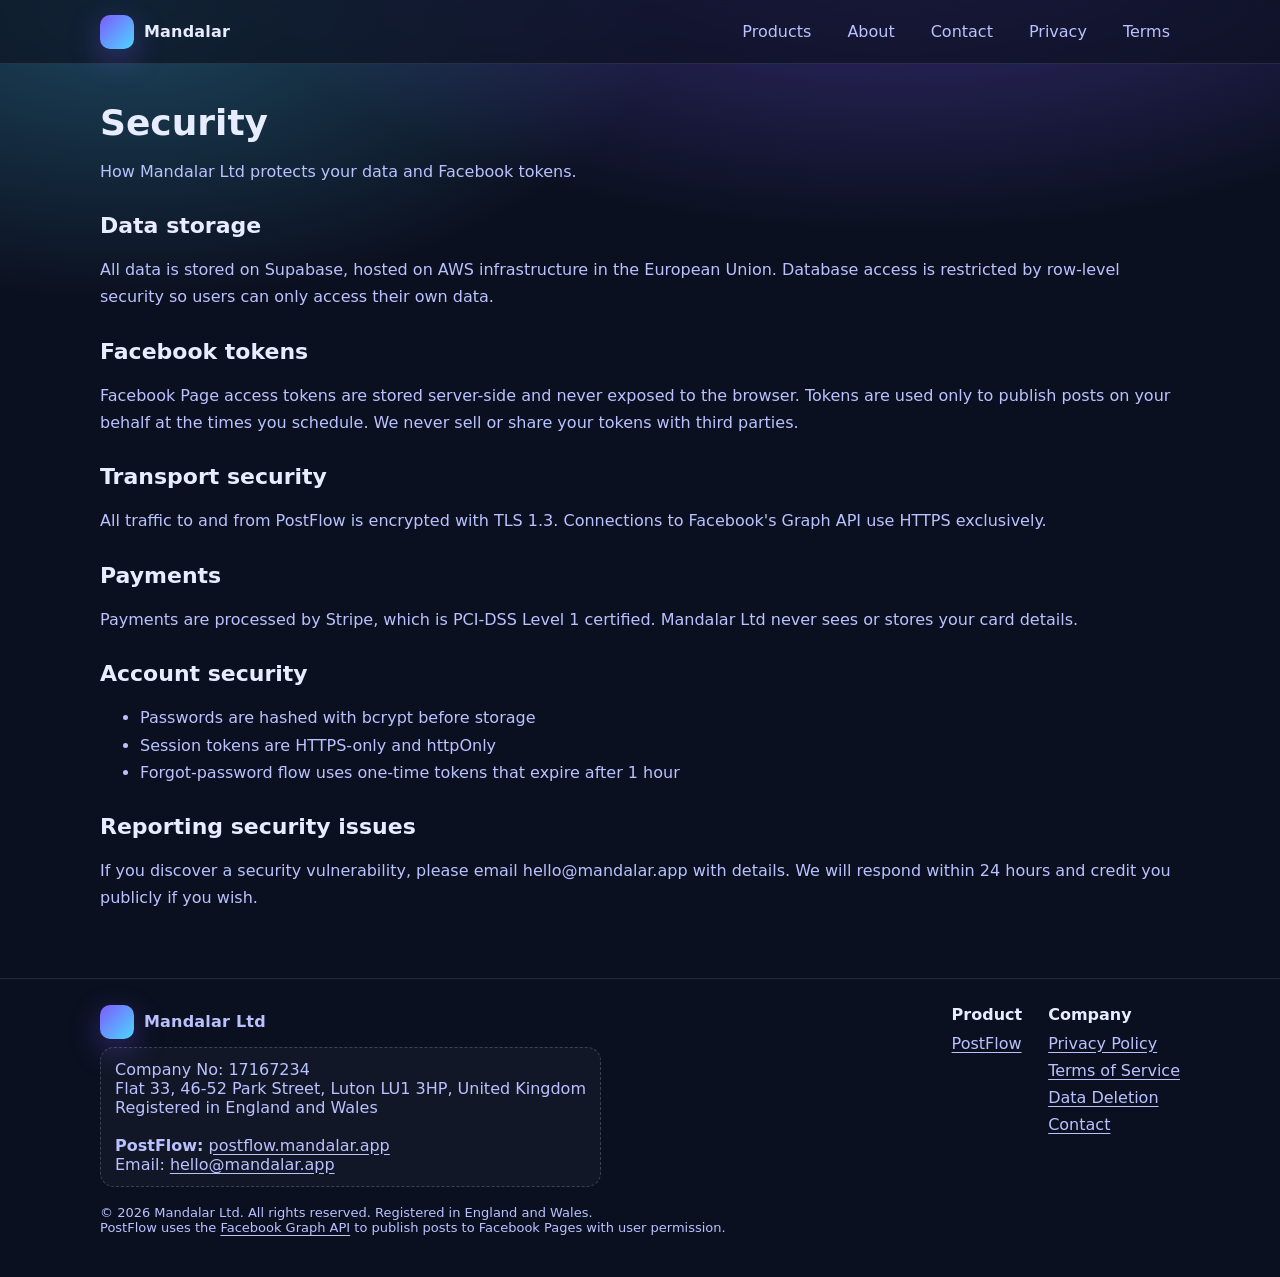
<file: security.html>
<!doctype html>
<html lang="en-GB">
<head>
  <meta charset="utf-8" />
  <meta name="viewport" content="width=device-width,initial-scale=1" />
  <title>Security — Mandalar Ltd</title>
  <meta name="description" content="How Mandalar Ltd secures customer data and Facebook tokens.">
  <meta name="theme-color" content="#0b1020">
  <link rel="icon" href="/favicon.svg" type="image/svg+xml">
  <link rel="stylesheet" href="/assets/styles.css" />
</head>
<body>
  <nav aria-label="Primary">
    <div class="container">
      <div class="nav-inner">
        <a class="brand" href="/">
          <span class="logo" aria-hidden="true"></span>
          <span>Mandalar</span>
        </a>
        <button class="nav-toggle" type="button" aria-label="Open menu" aria-controls="primary-menu" aria-expanded="false">
          <span class="sr-only">Menu</span>
          <span class="burger" aria-hidden="true"></span>
        </button>
        <div id="primary-menu" class="nav-links" data-drawer>
          <a href="/#products">Products</a>
          <a href="/#about">About</a>
          <a href="/contact.html">Contact</a>
          <a href="/privacy.html">Privacy</a>
          <a href="/terms.html">Terms</a>
        </div>
      </div>
    </div>
    <div class="nav-backdrop" data-backdrop hidden></div>
  </nav>

  <main class="page">
    <div class="container">
      <h1>Security</h1>
      <p>How Mandalar Ltd protects your data and Facebook tokens.</p>

      <h2>Data storage</h2>
      <p>All data is stored on Supabase, hosted on AWS infrastructure in the European Union. Database access is restricted by row-level security so users can only access their own data.</p>

      <h2>Facebook tokens</h2>
      <p>Facebook Page access tokens are stored server-side and never exposed to the browser. Tokens are used only to publish posts on your behalf at the times you schedule. We never sell or share your tokens with third parties.</p>

      <h2>Transport security</h2>
      <p>All traffic to and from PostFlow is encrypted with TLS 1.3. Connections to Facebook's Graph API use HTTPS exclusively.</p>

      <h2>Payments</h2>
      <p>Payments are processed by Stripe, which is PCI-DSS Level 1 certified. Mandalar Ltd never sees or stores your card details.</p>

      <h2>Account security</h2>
      <ul>
        <li>Passwords are hashed with bcrypt before storage</li>
        <li>Session tokens are HTTPS-only and httpOnly</li>
        <li>Forgot-password flow uses one-time tokens that expire after 1 hour</li>
      </ul>

      <h2>Reporting security issues</h2>
      <p>If you discover a security vulnerability, please email <a href="mailto:hello@mandalar.app">hello@mandalar.app</a> with details. We will respond within 24 hours and credit you publicly if you wish.</p>
    </div>
  </main>

  <hr class="sep" />
  <footer class="footer">
    <div class="container">
      <div class="footer-top">
        <div>
          <div class="brand" style="margin-bottom:8px">
            <span class="logo" aria-hidden="true"></span>
            <span>Mandalar Ltd</span>
          </div>
          <div class="notice" style="max-width:520px">
            Company No: 17167234<br />
            Flat 33, 46-52 Park Street, Luton LU1 3HP, United Kingdom<br />
            Registered in England and Wales<br /><br />
            <strong>PostFlow:</strong> <a href="https://postflow.mandalar.app" rel="noopener">postflow.mandalar.app</a><br />
            Email: <a href="mailto:hello@mandalar.app">hello@mandalar.app</a>
          </div>
        </div>
        <div class="cols">
          <div>
            <h4>Product</h4>
            <ul>
              <li><a href="https://postflow.mandalar.app" rel="noopener">PostFlow</a></li>
            </ul>
          </div>
          <div>
            <h4>Company</h4>
            <ul>
              <li><a href="/privacy.html">Privacy Policy</a></li>
              <li><a href="/terms.html">Terms of Service</a></li>
              <li><a href="/data-deletion.html">Data Deletion</a></li>
              <li><a href="/contact.html">Contact</a></li>
            </ul>
          </div>
        </div>
      </div>
      <div style="margin-top:18px; font-size:13px">
        © 2026 Mandalar Ltd. All rights reserved. Registered in England and Wales.<br />
        PostFlow uses the <a href="https://developers.facebook.com/docs/graph-api" target="_blank" rel="noopener">Facebook Graph API</a> to publish posts to Facebook Pages with user permission.
      </div>
    </div>
  </footer>

  <div id="toast" class="toast" role="status" aria-live="polite"></div>
  <script src="/assets/main.js" defer></script>
</body>
</html>
</file>
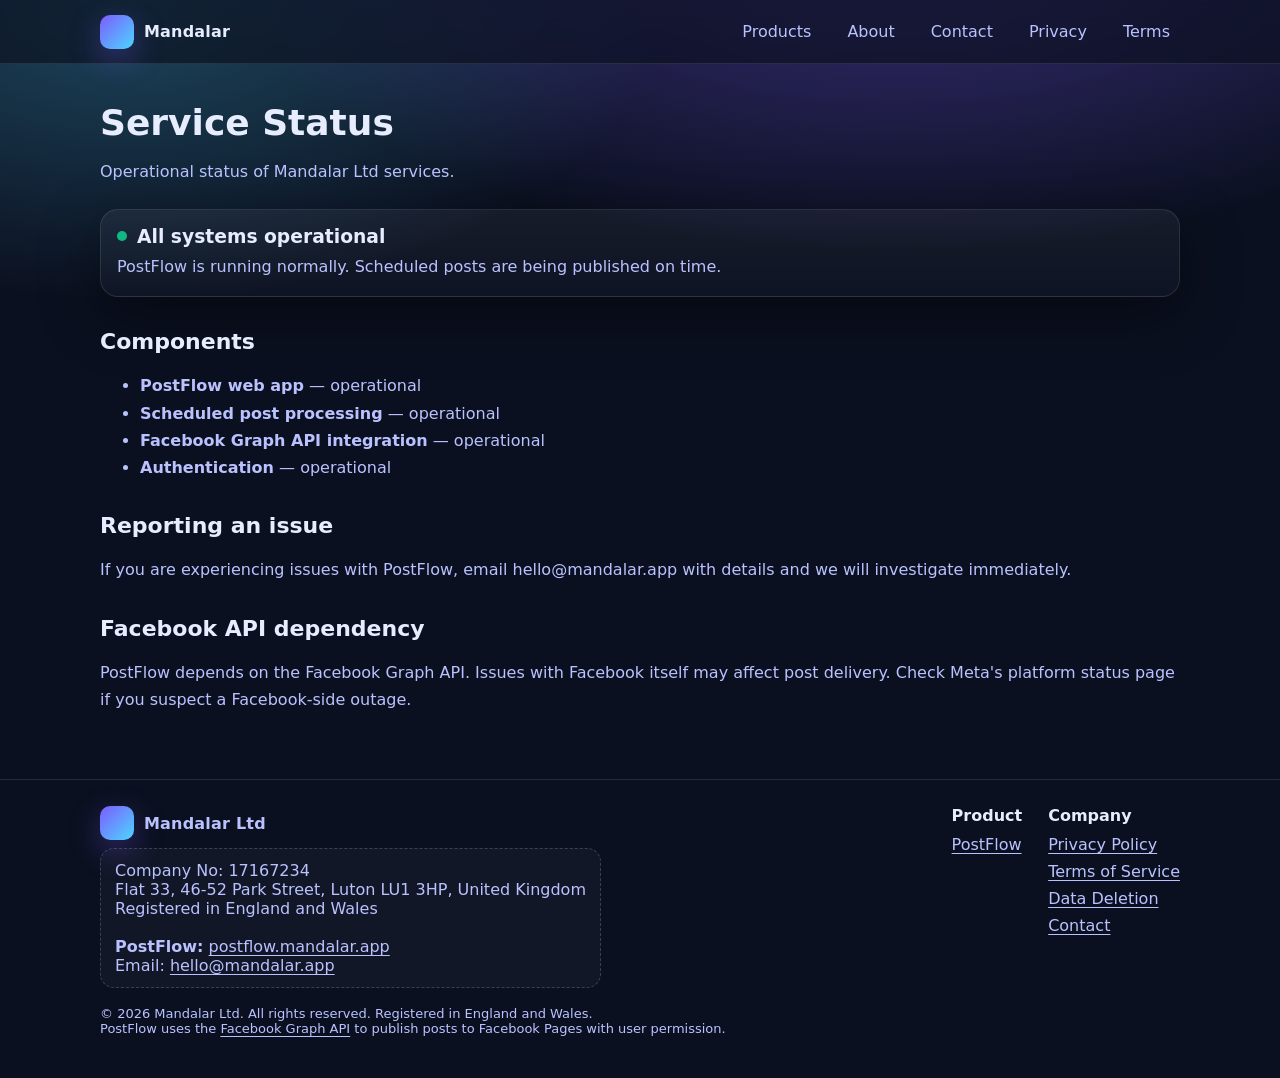
<file: status.html>
<!doctype html>
<html lang="en-GB">
<head>
  <meta charset="utf-8" />
  <meta name="viewport" content="width=device-width,initial-scale=1" />
  <title>Service Status — Mandalar Ltd</title>
  <meta name="description" content="PostFlow service status and uptime information.">
  <meta name="theme-color" content="#0b1020">
  <link rel="icon" href="/favicon.svg" type="image/svg+xml">
  <link rel="stylesheet" href="/assets/styles.css" />
</head>
<body>
  <nav aria-label="Primary">
    <div class="container">
      <div class="nav-inner">
        <a class="brand" href="/">
          <span class="logo" aria-hidden="true"></span>
          <span>Mandalar</span>
        </a>
        <button class="nav-toggle" type="button" aria-label="Open menu" aria-controls="primary-menu" aria-expanded="false">
          <span class="sr-only">Menu</span>
          <span class="burger" aria-hidden="true"></span>
        </button>
        <div id="primary-menu" class="nav-links" data-drawer>
          <a href="/#products">Products</a>
          <a href="/#about">About</a>
          <a href="/contact.html">Contact</a>
          <a href="/privacy.html">Privacy</a>
          <a href="/terms.html">Terms</a>
        </div>
      </div>
    </div>
    <div class="nav-backdrop" data-backdrop hidden></div>
  </nav>

  <main class="page">
    <div class="container">
      <h1>Service Status</h1>
      <p>Operational status of Mandalar Ltd services.</p>

      <div class="card feature" style="margin-top:24px">
        <h3 style="display:flex; align-items:center; gap:10px;"><span style="display:inline-block; width:10px; height:10px; border-radius:50%; background:#10b981;"></span> All systems operational</h3>
        <p>PostFlow is running normally. Scheduled posts are being published on time.</p>
      </div>

      <h2 style="margin-top:32px">Components</h2>
      <ul>
        <li><strong>PostFlow web app</strong> — operational</li>
        <li><strong>Scheduled post processing</strong> — operational</li>
        <li><strong>Facebook Graph API integration</strong> — operational</li>
        <li><strong>Authentication</strong> — operational</li>
      </ul>

      <h2 style="margin-top:32px">Reporting an issue</h2>
      <p>If you are experiencing issues with PostFlow, email <a href="mailto:hello@mandalar.app">hello@mandalar.app</a> with details and we will investigate immediately.</p>

      <h2 style="margin-top:32px">Facebook API dependency</h2>
      <p>PostFlow depends on the Facebook Graph API. Issues with Facebook itself may affect post delivery. Check Meta's <a href="https://metastatus.com/" target="_blank" rel="noopener">platform status</a> page if you suspect a Facebook-side outage.</p>
    </div>
  </main>

  <hr class="sep" />
  <footer class="footer">
    <div class="container">
      <div class="footer-top">
        <div>
          <div class="brand" style="margin-bottom:8px">
            <span class="logo" aria-hidden="true"></span>
            <span>Mandalar Ltd</span>
          </div>
          <div class="notice" style="max-width:520px">
            Company No: 17167234<br />
            Flat 33, 46-52 Park Street, Luton LU1 3HP, United Kingdom<br />
            Registered in England and Wales<br /><br />
            <strong>PostFlow:</strong> <a href="https://postflow.mandalar.app" rel="noopener">postflow.mandalar.app</a><br />
            Email: <a href="mailto:hello@mandalar.app">hello@mandalar.app</a>
          </div>
        </div>
        <div class="cols">
          <div>
            <h4>Product</h4>
            <ul>
              <li><a href="https://postflow.mandalar.app" rel="noopener">PostFlow</a></li>
            </ul>
          </div>
          <div>
            <h4>Company</h4>
            <ul>
              <li><a href="/privacy.html">Privacy Policy</a></li>
              <li><a href="/terms.html">Terms of Service</a></li>
              <li><a href="/data-deletion.html">Data Deletion</a></li>
              <li><a href="/contact.html">Contact</a></li>
            </ul>
          </div>
        </div>
      </div>
      <div style="margin-top:18px; font-size:13px">
        © 2026 Mandalar Ltd. All rights reserved. Registered in England and Wales.<br />
        PostFlow uses the <a href="https://developers.facebook.com/docs/graph-api" target="_blank" rel="noopener">Facebook Graph API</a> to publish posts to Facebook Pages with user permission.
      </div>
    </div>
  </footer>

  <div id="toast" class="toast" role="status" aria-live="polite"></div>
  <script src="/assets/main.js" defer></script>
</body>
</html>
</file>
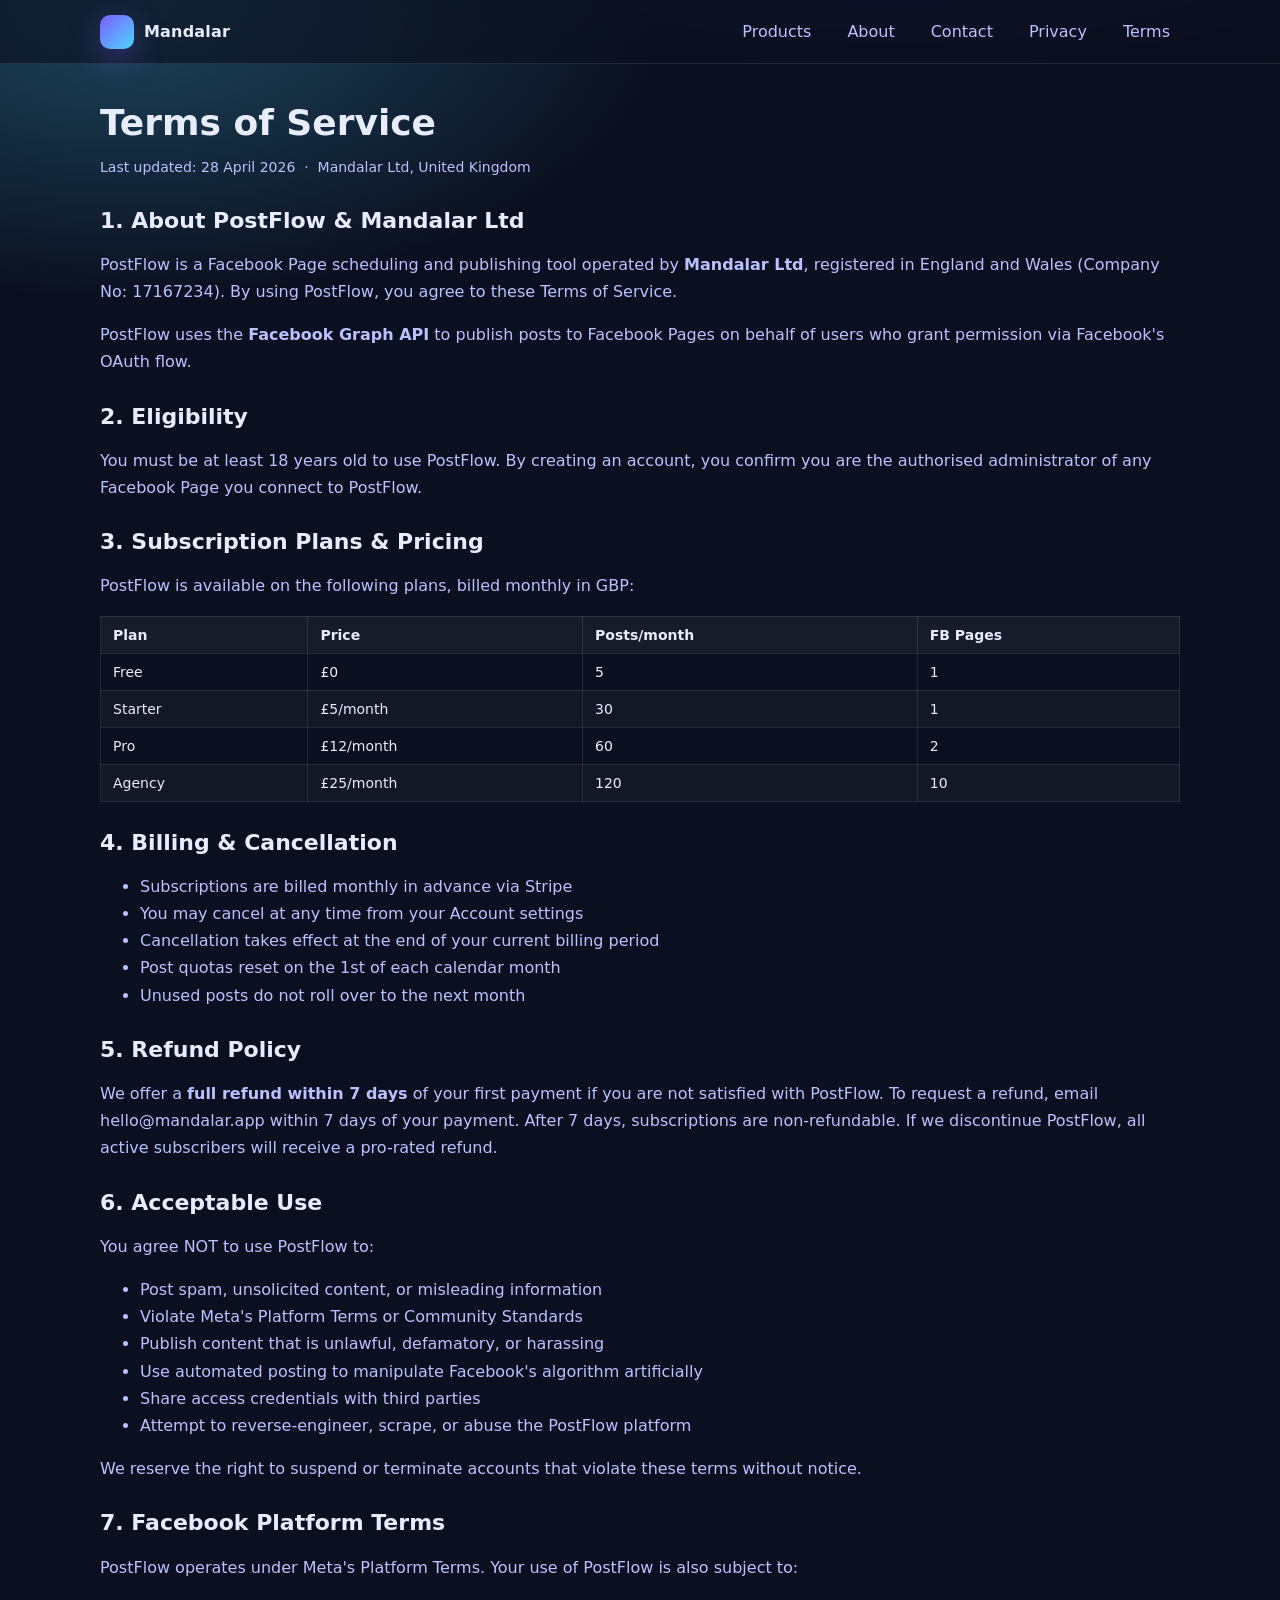
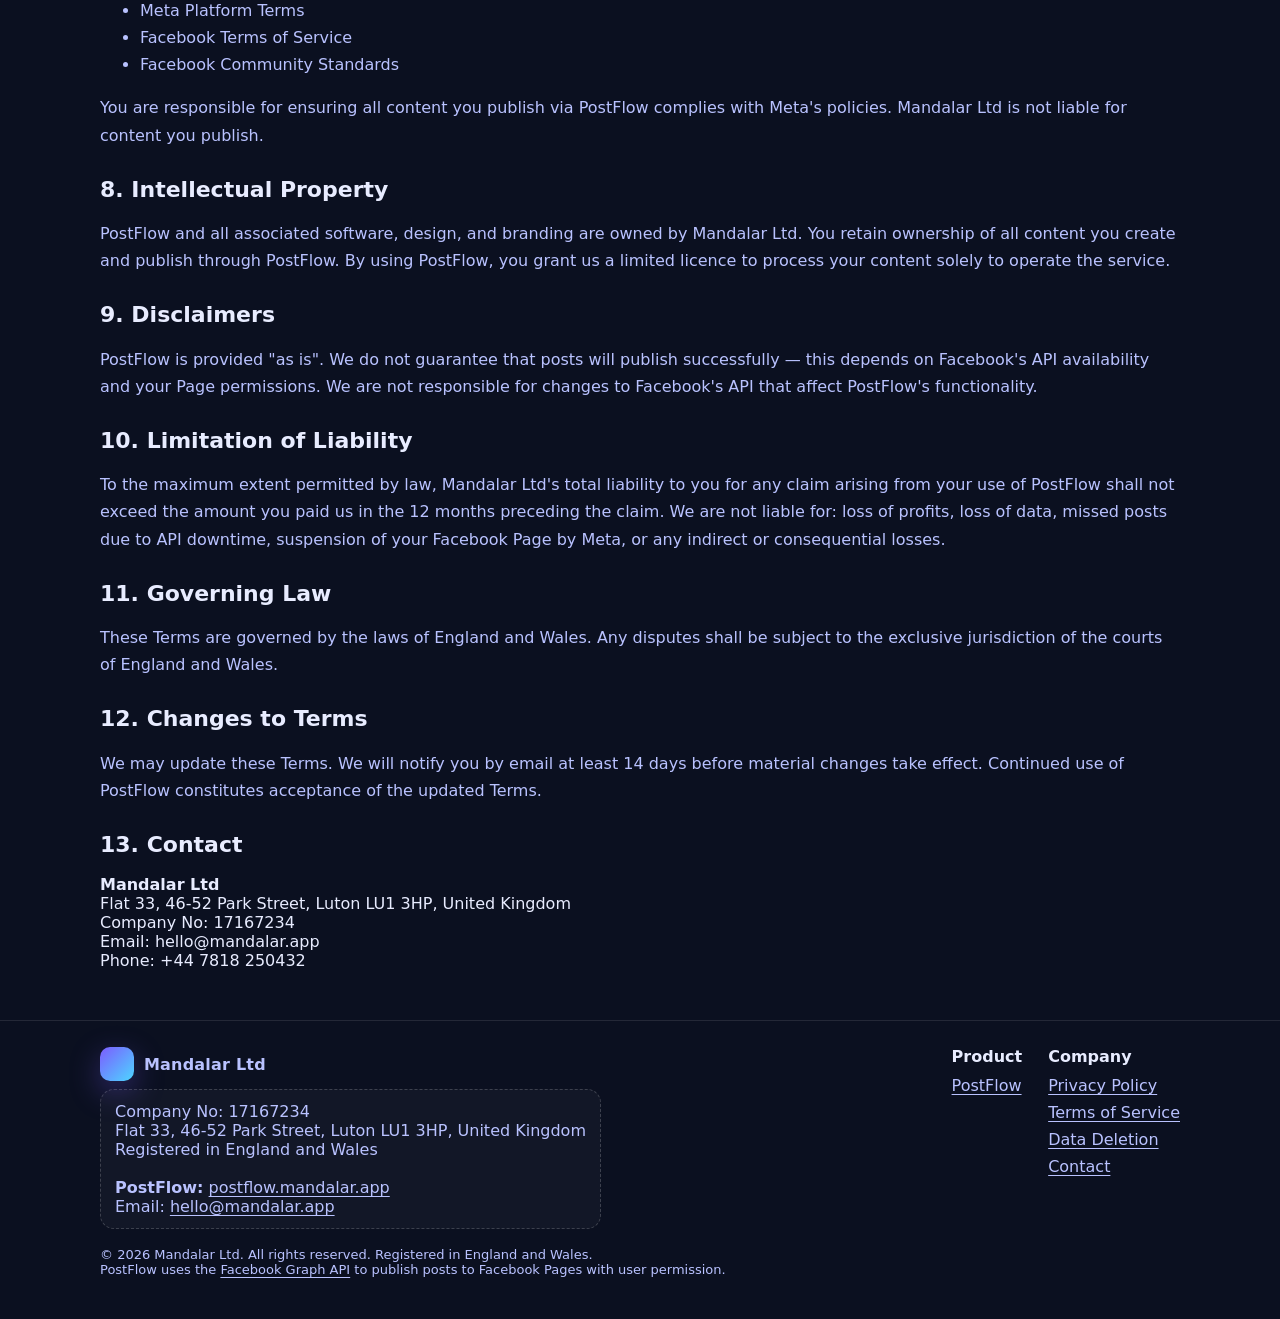
<file: terms.html>
<!doctype html>
<html lang="en-GB">

<head>
  <meta charset="utf-8" />
  <meta name="viewport" content="width=device-width,initial-scale=1" />
  <title>Terms of Service — Mandalar Ltd</title>
  <meta name="description" content="Terms of Service for PostFlow and Mandalar Ltd products. Subscription terms, refund policy, acceptable use, and limitation of liability.">
  <meta name="theme-color" content="#0b1020">
  <link rel="icon" href="/favicon.svg" type="image/svg+xml">
  <link rel="stylesheet" href="/assets/styles.css" />
</head>

<body>
  <nav aria-label="Primary">
    <div class="container">
      <div class="nav-inner">
        <a class="brand" href="/">
          <span class="logo" aria-hidden="true"></span>
          <span>Mandalar</span>
        </a>
        <button class="nav-toggle" type="button" aria-label="Open menu" aria-controls="primary-menu" aria-expanded="false">
          <span class="sr-only">Menu</span>
          <span class="burger" aria-hidden="true"></span>
        </button>
        <div id="primary-menu" class="nav-links" data-drawer>
          <a href="/#products">Products</a>
          <a href="/#about">About</a>
          <a href="/contact.html">Contact</a>
          <a href="/privacy.html">Privacy</a>
          <a href="/terms.html">Terms</a>
        </div>
      </div>
    </div>
    <div class="nav-backdrop" data-backdrop hidden></div>
  </nav>

  <main class="page">
    <div class="container">
      <h1>Terms of Service</h1>
      <p class="small">Last updated: 28 April 2026 &nbsp;·&nbsp; Mandalar Ltd, United Kingdom</p>

      <h2>1. About PostFlow & Mandalar Ltd</h2>
      <p>PostFlow is a Facebook Page scheduling and publishing tool operated by <strong>Mandalar Ltd</strong>, registered in England and Wales (Company No: 17167234). By using PostFlow, you agree to these Terms of Service.</p>
      <p>PostFlow uses the <strong>Facebook Graph API</strong> to publish posts to Facebook Pages on behalf of users who grant permission via Facebook's OAuth flow.</p>

      <h2>2. Eligibility</h2>
      <p>You must be at least 18 years old to use PostFlow. By creating an account, you confirm you are the authorised administrator of any Facebook Page you connect to PostFlow.</p>

      <h2>3. Subscription Plans & Pricing</h2>
      <p>PostFlow is available on the following plans, billed monthly in GBP:</p>
      <table style="width:100%; border-collapse:collapse; font-size:14px; margin:16px 0;">
        <thead>
          <tr style="background:rgba(255,255,255,0.05);">
            <th style="padding:10px 12px; text-align:left; border:1px solid rgba(255,255,255,0.1);">Plan</th>
            <th style="padding:10px 12px; text-align:left; border:1px solid rgba(255,255,255,0.1);">Price</th>
            <th style="padding:10px 12px; text-align:left; border:1px solid rgba(255,255,255,0.1);">Posts/month</th>
            <th style="padding:10px 12px; text-align:left; border:1px solid rgba(255,255,255,0.1);">FB Pages</th>
          </tr>
        </thead>
        <tbody>
          <tr>
            <td style="padding:10px 12px; border:1px solid rgba(255,255,255,0.1);">Free</td>
            <td style="padding:10px 12px; border:1px solid rgba(255,255,255,0.1);">£0</td>
            <td style="padding:10px 12px; border:1px solid rgba(255,255,255,0.1);">5</td>
            <td style="padding:10px 12px; border:1px solid rgba(255,255,255,0.1);">1</td>
          </tr>
          <tr style="background:rgba(255,255,255,0.03);">
            <td style="padding:10px 12px; border:1px solid rgba(255,255,255,0.1);">Starter</td>
            <td style="padding:10px 12px; border:1px solid rgba(255,255,255,0.1);">£5/month</td>
            <td style="padding:10px 12px; border:1px solid rgba(255,255,255,0.1);">30</td>
            <td style="padding:10px 12px; border:1px solid rgba(255,255,255,0.1);">1</td>
          </tr>
          <tr>
            <td style="padding:10px 12px; border:1px solid rgba(255,255,255,0.1);">Pro</td>
            <td style="padding:10px 12px; border:1px solid rgba(255,255,255,0.1);">£12/month</td>
            <td style="padding:10px 12px; border:1px solid rgba(255,255,255,0.1);">60</td>
            <td style="padding:10px 12px; border:1px solid rgba(255,255,255,0.1);">2</td>
          </tr>
          <tr style="background:rgba(255,255,255,0.03);">
            <td style="padding:10px 12px; border:1px solid rgba(255,255,255,0.1);">Agency</td>
            <td style="padding:10px 12px; border:1px solid rgba(255,255,255,0.1);">£25/month</td>
            <td style="padding:10px 12px; border:1px solid rgba(255,255,255,0.1);">120</td>
            <td style="padding:10px 12px; border:1px solid rgba(255,255,255,0.1);">10</td>
          </tr>
        </tbody>
      </table>

      <h2>4. Billing & Cancellation</h2>
      <ul>
        <li>Subscriptions are billed monthly in advance via Stripe</li>
        <li>You may cancel at any time from your Account settings</li>
        <li>Cancellation takes effect at the end of your current billing period</li>
        <li>Post quotas reset on the 1st of each calendar month</li>
        <li>Unused posts do not roll over to the next month</li>
      </ul>

      <h2>5. Refund Policy</h2>
      <p>We offer a <strong>full refund within 7 days</strong> of your first payment if you are not satisfied with PostFlow. To request a refund, email <a href="mailto:hello@mandalar.app">hello@mandalar.app</a> within 7 days of your payment. After 7 days, subscriptions are non-refundable. If we discontinue PostFlow, all active subscribers will receive a pro-rated refund.</p>

      <h2>6. Acceptable Use</h2>
      <p>You agree NOT to use PostFlow to:</p>
      <ul>
        <li>Post spam, unsolicited content, or misleading information</li>
        <li>Violate <a href="https://www.facebook.com/policies" target="_blank" rel="noopener">Meta's Platform Terms</a> or Community Standards</li>
        <li>Publish content that is unlawful, defamatory, or harassing</li>
        <li>Use automated posting to manipulate Facebook's algorithm artificially</li>
        <li>Share access credentials with third parties</li>
        <li>Attempt to reverse-engineer, scrape, or abuse the PostFlow platform</li>
      </ul>
      <p>We reserve the right to suspend or terminate accounts that violate these terms without notice.</p>

      <h2>7. Facebook Platform Terms</h2>
      <p>PostFlow operates under Meta's Platform Terms. Your use of PostFlow is also subject to:</p>
      <ul>
        <li><a href="https://developers.facebook.com/terms/" target="_blank" rel="noopener">Meta Platform Terms</a></li>
        <li><a href="https://www.facebook.com/policies" target="_blank" rel="noopener">Facebook Terms of Service</a></li>
        <li><a href="https://www.facebook.com/community_standards" target="_blank" rel="noopener">Facebook Community Standards</a></li>
      </ul>
      <p>You are responsible for ensuring all content you publish via PostFlow complies with Meta's policies. Mandalar Ltd is not liable for content you publish.</p>

      <h2>8. Intellectual Property</h2>
      <p>PostFlow and all associated software, design, and branding are owned by Mandalar Ltd. You retain ownership of all content you create and publish through PostFlow. By using PostFlow, you grant us a limited licence to process your content solely to operate the service.</p>

      <h2>9. Disclaimers</h2>
      <p>PostFlow is provided "as is". We do not guarantee that posts will publish successfully — this depends on Facebook's API availability and your Page permissions. We are not responsible for changes to Facebook's API that affect PostFlow's functionality.</p>

      <h2>10. Limitation of Liability</h2>
      <p>To the maximum extent permitted by law, Mandalar Ltd's total liability to you for any claim arising from your use of PostFlow shall not exceed the amount you paid us in the 12 months preceding the claim. We are not liable for: loss of profits, loss of data, missed posts due to API downtime, suspension of your Facebook Page by Meta, or any indirect or consequential losses.</p>

      <h2>11. Governing Law</h2>
      <p>These Terms are governed by the laws of England and Wales. Any disputes shall be subject to the exclusive jurisdiction of the courts of England and Wales.</p>

      <h2>12. Changes to Terms</h2>
      <p>We may update these Terms. We will notify you by email at least 14 days before material changes take effect. Continued use of PostFlow constitutes acceptance of the updated Terms.</p>

      <h2>13. Contact</h2>
      <address style="font-style:normal;">
        <strong>Mandalar Ltd</strong><br>
        Flat 33, 46-52 Park Street, Luton LU1 3HP, United Kingdom<br>
        Company No: 17167234<br>
        Email: <a href="mailto:hello@mandalar.app">hello@mandalar.app</a><br>
        Phone: +44 7818 250432
      </address>
    </div>
  </main>

  <hr class="sep" />
  <footer class="footer">
    <div class="container">
      <div class="footer-top">
        <div>
          <div class="brand" style="margin-bottom:8px">
            <span class="logo" aria-hidden="true"></span>
            <span>Mandalar Ltd</span>
          </div>
          <div class="notice" style="max-width:520px">
            Company No: 17167234<br />
            Flat 33, 46-52 Park Street, Luton LU1 3HP, United Kingdom<br />
            Registered in England and Wales<br /><br />
            <strong>PostFlow:</strong> <a href="https://postflow.mandalar.app" rel="noopener">postflow.mandalar.app</a><br />
            Email: <a href="mailto:hello@mandalar.app">hello@mandalar.app</a>
          </div>
        </div>
        <div class="cols">
          <div>
            <h4>Product</h4>
            <ul>
              <li><a href="https://postflow.mandalar.app" rel="noopener">PostFlow</a></li>
            </ul>
          </div>
          <div>
            <h4>Company</h4>
            <ul>
              <li><a href="/privacy.html">Privacy Policy</a></li>
              <li><a href="/terms.html">Terms of Service</a></li>
              <li><a href="/data-deletion.html">Data Deletion</a></li>
              <li><a href="/contact.html">Contact</a></li>
            </ul>
          </div>
        </div>
      </div>
      <div style="margin-top:18px; font-size:13px">
        © 2026 Mandalar Ltd. All rights reserved. Registered in England and Wales.<br />
        PostFlow uses the <a href="https://developers.facebook.com/docs/graph-api" target="_blank" rel="noopener">Facebook Graph API</a> to publish posts to Facebook Pages with user permission.
      </div>
    </div>
  </footer>

  <div id="toast" class="toast" role="status" aria-live="polite"></div>
  <script src="/assets/main.js" defer></script>
</body>
</html>
</file>
<file: assets/styles.css>
/* Mandalar brochure site — lightweight, self-contained */
:root {
  --bg: #0b1020;
  --panel: #0f1730;
  --panel2: #111c3a;
  --text: #e8ecff;
  --muted: #b9c2ff;
  --muted2: #95a3ff;
  --line: rgba(255, 255, 255, .10);
  --brand: #7c5cff;
  --brand2: #4dd6ff;
  --ok: #38d996;
  --warn: #ffcc66;
  --shadow: 0 18px 60px rgba(0, 0, 0, .45);
  --radius: 18px;
  --radius2: 12px;
  --max: 1120px;
  --font: ui-sans-serif, system-ui, -apple-system, Segoe UI, Roboto, Helvetica, Arial, "Apple Color Emoji", "Segoe UI Emoji";
}

* {
  box-sizing: border-box
}

html {
  scroll-behavior: smooth
}

body {
  margin: 0;
  font-family: var(--font);
  background: radial-gradient(1200px 600px at 70% -10%, rgba(124, 92, 255, .45), transparent 60%),
    radial-gradient(900px 500px at 10% 0%, rgba(77, 214, 255, .28), transparent 60%),
    var(--bg);
  color: var(--text);
}

a {
  color: inherit;
  text-decoration: none
}

.container {
  max-width: var(--max);
  margin: 0 auto;
  padding: 0 20px
}

@media (max-width: 920px) {
  .container {
    max-width: 100%;
  }
}

nav {
  position: sticky;
  top: 0;
  z-index: 50;
  backdrop-filter: blur(10px);
  background: rgba(11, 16, 32, .65);
  border-bottom: 1px solid var(--line);
}

.nav-inner {
  display: flex;
  align-items: center;
  justify-content: space-between;
  padding: 14px 0;
  gap: 14px
}

.brand {
  display: flex;
  align-items: center;
  gap: 10px;
  font-weight: 800;
  letter-spacing: .2px
}

.logo {
  width: 34px;
  height: 34px;
  border-radius: 10px;
  background: linear-gradient(135deg, var(--brand), var(--brand2));
  box-shadow: 0 10px 30px rgba(124, 92, 255, .35);
}

.nav-links {
  display: flex;
  gap: 16px;
  align-items: center;
  flex-wrap: wrap
}

.nav-links a {
  color: var(--muted);
  padding: 8px 10px;
  border-radius: 10px;
}

.nav-links a:hover {
  background: rgba(255, 255, 255, .06);
  color: var(--text)
}

.btn {
  display: inline-flex;
  align-items: center;
  justify-content: center;
  gap: 10px;
  padding: 10px 14px;
  border-radius: 12px;
  border: 1px solid var(--line);
  background: rgba(255, 255, 255, .06);
  color: var(--text);
  font-weight: 700;
}

.btn:hover {
  transform: translateY(-1px);
  background: rgba(255, 255, 255, .09)
}

.btn.primary {
  border-color: rgba(124, 92, 255, .55);
  background: linear-gradient(135deg, rgba(124, 92, 255, .95), rgba(77, 214, 255, .80));
  color: #070a14;
}

.btn.primary:hover {
  filter: brightness(1.05)
}

.hero {
  padding: 70px 0 40px;
}

.badge {
  display: inline-flex;
  gap: 10px;
  align-items: center;
  padding: 8px 12px;
  border-radius: 999px;
  border: 1px solid var(--line);
  color: var(--muted);
  background: rgba(255, 255, 255, .04);
}

.badge .dot {
  width: 8px;
  height: 8px;
  border-radius: 99px;
  background: var(--ok);
  box-shadow: 0 0 0 4px rgba(56, 217, 150, .15)
}

.hero-grid {
  display: grid;
  grid-template-columns: 1.15fr .85fr;
  gap: 22px;
  align-items: start;
  margin-top: 18px
}

h1 {
  font-size: clamp(34px, 4vw, 54px);
  line-height: 1.05;
  margin: 14px 0 12px
}

.lead {
  color: var(--muted);
  font-size: clamp(16px, 1.5vw, 18px);
  line-height: 1.55;
  margin: 0 0 18px
}

.cta {
  display: flex;
  gap: 12px;
  flex-wrap: wrap;
  margin-top: 16px
}

.card {
  background: linear-gradient(180deg, rgba(255, 255, 255, .05), rgba(255, 255, 255, .02));
  border: 1px solid var(--line);
  border-radius: var(--radius);
  box-shadow: var(--shadow);
}

.hero-card {
  padding: 18px
}

.hero-card h3 {
  margin: 6px 0 10px
}

.kpis {
  display: grid;
  grid-template-columns: repeat(3, 1fr);
  gap: 10px;
  margin-top: 14px
}

.kpi {
  padding: 12px;
  border-radius: 14px;
  border: 1px solid var(--line);
  background: rgba(255, 255, 255, .03);
}

.kpi b {
  display: block;
  font-size: 18px
}

.kpi span {
  color: var(--muted2);
  font-size: 13px
}

.code {
  font-family: ui-monospace, SFMono-Regular, Menlo, Monaco, Consolas, "Liberation Mono", "Courier New", monospace;
  font-size: 13px;
  line-height: 1.45;
  border-radius: 14px;
  border: 1px solid var(--line);
  background: rgba(6, 10, 22, .65);
  padding: 12px;
  overflow: auto;
  white-space: normal;
}

@media (max-width: 920px) {
  .code {
    white-space: normal;
    word-break: break-all;
  }
}

.section {
  padding: 44px 0
}

.section h2 {
  font-size: 26px;
  margin: 0 0 12px
}

.section p {
  color: var(--muted);
  margin: 0 0 16px;
  line-height: 1.6
}

.grid-3 {
  display: grid;
  grid-template-columns: repeat(3, 1fr);
  gap: 16px
}

.feature {
  padding: 16px
}

.feature .icon {
  width: 42px;
  height: 42px;
  border-radius: 14px;
  background: rgba(124, 92, 255, .18);
  border: 1px solid rgba(124, 92, 255, .35);
  display: grid;
  place-items: center;
  margin-bottom: 10px;
}

.feature h3 {
  margin: 0 0 6px
}

.feature p {
  margin: 0;
  color: var(--muted)
}

.split {
  display: grid;
  grid-template-columns: 1fr 1fr;
  gap: 16px
}

.mini {
  padding: 16px
}

.mini h3 {
  margin: 0 0 6px
}

.mini ul {
  margin: 10px 0 0;
  padding-left: 18px;
  color: var(--muted)
}

.mini li {
  margin: 8px 0
}

.pricing {
  display: grid;
  grid-template-columns: repeat(3, 1fr);
  gap: 16px
}

.plan {
  padding: 18px
}

.plan .tag {
  display: inline-flex;
  padding: 6px 10px;
  border-radius: 999px;
  border: 1px solid var(--line);
  color: var(--muted);
  background: rgba(255, 255, 255, .03)
}

.plan h3 {
  margin: 10px 0 0
}

.price {
  font-size: 36px;
  margin: 8px 0 6px
}

.small {
  color: var(--muted);
  font-size: 14px
}

.plan ul {
  margin: 14px 0 0;
  padding-left: 18px;
  color: var(--muted)
}

.plan li {
  margin: 8px 0
}

.plan.highlight {
  border-color: rgba(77, 214, 255, .38);
  background: linear-gradient(180deg, rgba(77, 214, 255, .10), rgba(255, 255, 255, .02));
}

hr.sep {
  border: 0;
  border-top: 1px solid var(--line);
  margin: 0
}

.footer {
  padding: 26px 0 42px;
  color: var(--muted);
}

.footer a {
  color: var(--muted);
  text-decoration: underline;
  text-underline-offset: 3px
}

.footer-top {
  display: flex;
  justify-content: space-between;
  gap: 16px;
  flex-wrap: wrap;
  align-items: flex-start
}

.footer .cols {
  display: flex;
  gap: 26px;
  flex-wrap: wrap
}

.footer h4 {
  margin: 0 0 10px;
  color: var(--text)
}

.footer ul {
  list-style: none;
  padding: 0;
  margin: 0
}

.footer li {
  margin: 8px 0
}

.notice {
  padding: 12px 14px;
  border-radius: 14px;
  border: 1px dashed rgba(255, 255, 255, .18);
  background: rgba(255, 255, 255, .03);
  color: var(--muted);
}

.page {
  padding: 26px 0 50px
}

.page h1 {
  font-size: 36px
}

.page h2 {
  font-size: 22px;
  margin-top: 28px
}

.page p,
.page li {
  color: var(--muted);
  line-height: 1.7
}

.page code {
  background: rgba(255, 255, 255, .08);
  padding: 2px 6px;
  border-radius: 8px;
  border: 1px solid var(--line)
}

input,
textarea {
  width: 100%;
  padding: 12px 12px;
  border-radius: 12px;
  border: 1px solid var(--line);
  background: rgba(255, 255, 255, .04);
  color: var(--text);
  outline: none;
}

label {
  display: block;
  font-weight: 700;
  margin: 10px 0 6px
}

form .row {
  display: grid;
  grid-template-columns: 1fr 1fr;
  gap: 12px
}

form .actions {
  display: flex;
  gap: 10px;
  flex-wrap: wrap;
  margin-top: 14px
}

.actions {
  margin-top: 14px
}

.toast {
  position: fixed;
  right: 16px;
  bottom: 16px;
  max-width: 420px;
  padding: 12px 14px;
  border-radius: 14px;
  border: 1px solid var(--line);
  background: rgba(15, 23, 48, .92);
  box-shadow: var(--shadow);
  display: none;
}

.toast.show {
  display: block
}

@media (max-width: 920px) {
  .hero-grid {
    grid-template-columns: 1fr;
    gap: 10px;
  }

  .grid-3 {
    grid-template-columns: 1fr
  }

  .split {
    grid-template-columns: 1fr
  }

  .pricing {
    grid-template-columns: 1fr
  }

  .kpis {
    grid-template-columns: 1fr
  }

  form .row {
    grid-template-columns: 1fr
  }
}

/* --- Mobile drawer nav additions --- */
.sr-only {
  position: absolute;
  width: 1px;
  height: 1px;
  padding: 0;
  margin: -1px;
  overflow: hidden;
  clip: rect(0, 0, 0, 0);
  white-space: nowrap;
  border: 0;
}

.nav-toggle {
  display: none;
  /* shown on mobile */
  width: 44px;
  height: 44px;
  border-radius: 12px;
  border: 1px solid var(--line);
  background: rgba(255, 255, 255, .06);
  color: var(--text);
  align-items: center;
  justify-content: center;
  cursor: pointer;
}

.nav-toggle:hover {
  background: rgba(255, 255, 255, .09)
}

.nav-toggle:active {
  transform: translateY(1px)
}

.burger {
  width: 18px;
  height: 2px;
  background: currentColor;
  border-radius: 2px;
  position: relative;
  display: block;
}

.burger::before,
.burger::after {
  content: "";
  position: absolute;
  left: 0;
  width: 18px;
  height: 2px;
  background: currentColor;
  border-radius: 2px;
}

.burger::before {
  top: -6px
}

.burger::after {
  top: 6px
}

.nav-backdrop {
  position: fixed;
  inset: 0;
  background: rgba(0, 0, 0, .55);
  backdrop-filter: blur(2px);
  z-index: 49;
  /* nav is 50 */
  height: 100vh;
}

/* Drawer behaviour (mobile only) */
@media (max-width: 920px) {
  .nav-toggle {
    display: inline-flex
  }

  /* turn existing .nav-links into an off-canvas drawer */
  .nav-links {
    position: fixed;
    top: 0;
    right: 0;
    height: 100dvh;
    width: min(86vw, 360px);
    padding: 72px 18px 18px;
    flex-direction: column;
    align-items: stretch;
    gap: 10px;
    flex-wrap: nowrap;

    background: rgba(15, 23, 48, .98);
    border-left: 1px solid var(--line);
    box-shadow: var(--shadow);
    z-index: 50;

    transform: translateX(102%);
    transition: transform .22s ease;
  }

  .nav-links a {
    padding: 12px 12px;
    border-radius: 12px;
  }

  .nav-links .btn {
    width: 100%;
  }

  /* Open state (set on <html>) */
  html.nav-open .nav-links {
    transform: translateX(0);
  }

  /* prevent background scroll when open */
  html.nav-open,
  html.nav-open body {
    height: 100%;
    overflow: hidden;
  }
}

/* --- Extra mobile hardening (small screens, iOS) --- */
html {
  -webkit-text-size-adjust: 100%;
  scroll-padding-top: 84px;
  /* keep anchors visible under sticky nav */
}

body {
  overflow-x: hidden
}

img,
svg,
video,
canvas {
  max-width: 100%;
  height: auto
}

/* Avoid iOS zoom on form fields */
input,
textarea,
select,
button {
  font-size: 16px
}

@media (max-width: 520px) {
  .container {
    padding: 0 16px
  }

  .hero {
    padding: 54px 0 28px
  }

  .section {
    padding: 34px 0
  }

  .footer {
    padding: 22px 0 34px
  }

  .nav-inner {
    padding: 12px 0
  }

  .page h1 {
    font-size: clamp(26px, 6.5vw, 34px)
  }

  .price {
    font-size: 32px
  }

  /* make primary CTAs easier to tap on narrow devices */
  .cta .btn {
    flex: 1 1 220px
  }
}

@media (max-width: 360px) {
  .container {
    padding: 0 14px
  }

  .btn {
    padding: 10px 12px
  }

  .nav-toggle {
    width: 42px;
    height: 42px
  }
}

/* --- App showcase grid --- */
.apps-grid {
  display: grid;
  grid-template-columns: repeat(3, 1fr);
  gap: 16px;
  margin-top: 16px;
}

.app-card {
  background: linear-gradient(180deg, rgba(255,255,255,.05), rgba(255,255,255,.02));
  border: 1px solid var(--line);
  border-radius: var(--radius);
  box-shadow: var(--shadow);
  padding: 20px;
  display: flex;
  flex-direction: column;
  gap: 10px;
  transition: transform .2s, box-shadow .2s;
}

.app-card:not(.app-card-disabled):hover {
  transform: translateY(-3px);
  box-shadow: 0 24px 70px rgba(0,0,0,.55);
}

.app-card-disabled {
  opacity: 0.55;
}

.app-card-top {
  display: flex;
  align-items: center;
  justify-content: space-between;
}

.app-icon {
  width: 44px; height: 44px;
  border-radius: 12px;
  border: 1px solid var(--line);
  display: grid;
  place-items: center;
  font-size: 1.3rem;
}

.app-badge {
  display: inline-flex;
  padding: 4px 10px;
  border-radius: 999px;
  font-size: 12px;
  font-weight: 700;
  letter-spacing: .06em;
  text-transform: uppercase;
}

.badge-live   { background: rgba(56,217,150,.12); color: #38d996; border: 1px solid rgba(56,217,150,.3); }
.badge-soon   { background: rgba(255,204,102,.10); color: #ffcc66; border: 1px solid rgba(255,204,102,.3); }
.badge-planned{ background: rgba(77,214,255,.10);  color: #4dd6ff; border: 1px solid rgba(77,214,255,.3); }

.app-card-name {
  font-size: 20px;
  font-weight: 800;
  letter-spacing: -.01em;
}

.app-card-tagline {
  color: var(--muted);
  font-size: 14px;
  line-height: 1.55;
}

.app-card-features {
  list-style: none;
  padding: 12px 0;
  margin: 0;
  border-top: 1px solid var(--line);
  border-bottom: 1px solid var(--line);
  display: flex;
  flex-direction: column;
  gap: 7px;
  flex: 1;
}

.app-card-features li {
  display: flex;
  align-items: flex-start;
  gap: 8px;
  font-size: 13px;
  color: var(--muted);
  line-height: 1.45;
}

.app-card-features li::before {
  content: '✓';
  color: var(--ok);
  font-weight: 700;
  flex-shrink: 0;
  margin-top: 1px;
}

.app-card-disabled .app-card-features li::before {
  color: var(--muted);
}

.app-card-price {
  font-size: 13px;
  color: var(--muted2);
}

.app-card-price strong {
  color: var(--text);
}

@media (max-width: 920px) {
  .apps-grid { grid-template-columns: 1fr; }
}

.hero-grid-single {
  grid-template-columns: 1fr;
  max-width: 680px;
}

/* Safe-area support for notched devices */
@supports (padding: max(0px)) {
  @media (max-width: 920px) {
    .container {
      padding-left: max(16px, env(safe-area-inset-left));
      padding-right: max(16px, env(safe-area-inset-right));
    }

    .nav-links {
      padding-top: calc(72px + env(safe-area-inset-top));
      padding-bottom: calc(18px + env(safe-area-inset-bottom));
    }
  }
}
</file>
